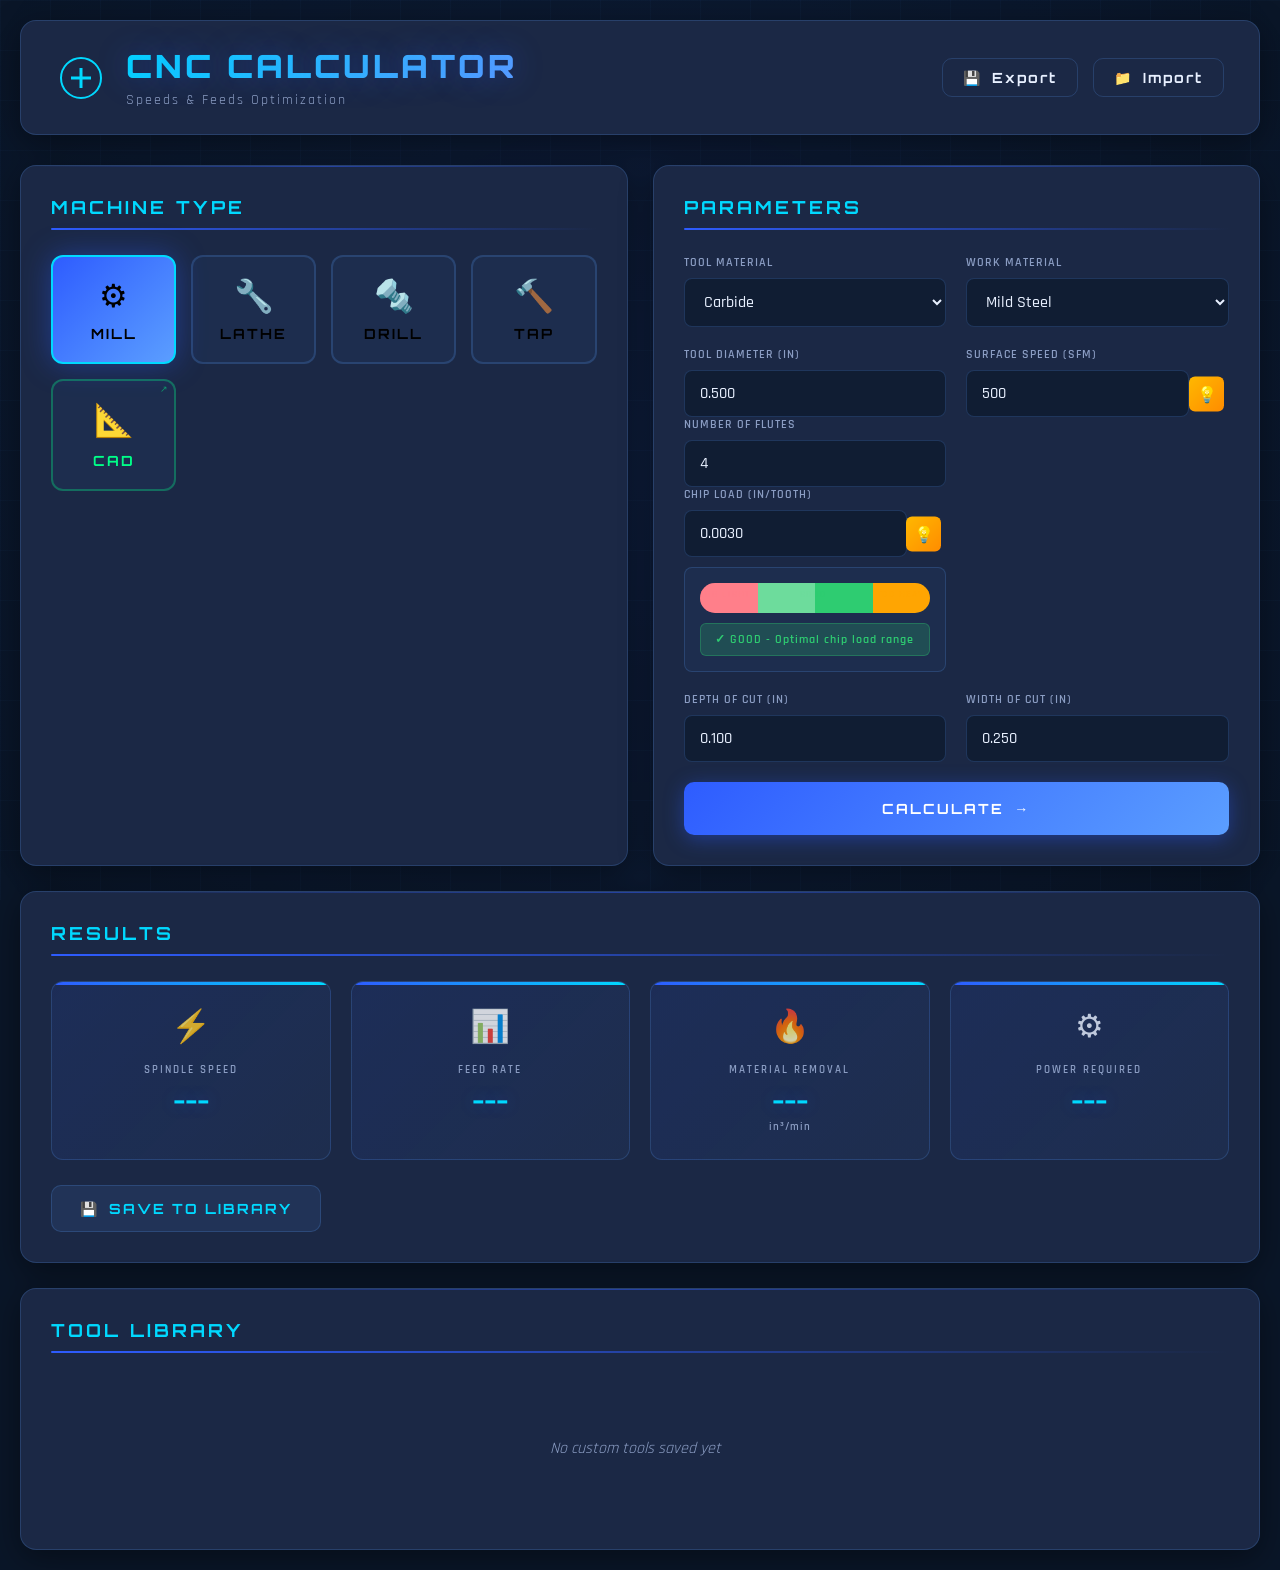
<file: index.html>
<!DOCTYPE html>
<html lang="en">
<head>
    <meta charset="UTF-8">
    <meta name="viewport" content="width=device-width, initial-scale=1.0">
    <title>CNC Speeds & Feeds Calculator</title>
    <link rel="preconnect" href="https://fonts.googleapis.com">
    <link rel="preconnect" href="https://fonts.gstatic.com" crossorigin>
    <link href="https://fonts.googleapis.com/css2?family=Orbitron:wght@400;600;700;900&family=Rajdhani:wght@300;400;500;600;700&display=swap" rel="stylesheet">
    <link rel="stylesheet" href="styles.css">
</head>
<body>
    <div class="background-grid"></div>
    <div class="background-glow"></div>
    
    <div class="container">
        <header class="main-header">
            <div class="header-content">
                <div class="logo-section">
                    <div class="logo-icon">
                        <svg viewBox="0 0 50 50" fill="none" xmlns="http://www.w3.org/2000/svg">
                            <circle cx="25" cy="25" r="20" stroke="currentColor" stroke-width="2"/>
                            <path d="M25 15 L25 35 M15 25 L35 25" stroke="currentColor" stroke-width="3"/>
                        </svg>
                    </div>
                    <div>
                        <h1>CNC CALCULATOR</h1>
                        <p class="subtitle">Speeds & Feeds Optimization</p>
                    </div>
                </div>
                <div class="header-controls">
                    <button id="saveLibraryBtn" class="btn btn-ghost">
                        <span class="icon">💾</span>
                        <span>Export</span>
                    </button>
                    <button id="loadLibraryBtn" class="btn btn-ghost">
                        <span class="icon">📁</span>
                        <span>Import</span>
                    </button>
                </div>
            </div>
        </header>

        <div class="main-content">
            <!-- Machine Type Selection -->
            <div class="card machine-card">
                <div class="card-header">
                    <h2>MACHINE TYPE</h2>
                    <div class="header-line"></div>
                </div>
                <div class="machine-type-selector">
                    <button class="machine-btn active" data-type="mill">
                        <span class="machine-icon">⚙</span>
                        <span class="machine-name">MILL</span>
                    </button>
                    <button class="machine-btn" data-type="lathe">
                        <span class="machine-icon">🔧</span>
                        <span class="machine-name">LATHE</span>
                    </button>
                    <button class="machine-btn" data-type="drill">
                        <span class="machine-icon">🔩</span>
                        <span class="machine-name">DRILL</span>
                    </button>
                    <button class="machine-btn" data-type="tap">
                        <span class="machine-icon">🔨</span>
                        <span class="machine-name">TAP</span>
                    </button>
                    <a href="cad.html" target="_blank" class="machine-btn machine-btn-cad">
                        <span class="machine-icon">📐</span>
                        <span class="machine-name">CAD</span>
                        <span class="cad-badge">↗</span>
                    </a>
                </div>
            </div>

            <!-- Input Section -->
            <div class="card input-card">
                <div class="card-header">
                    <h2>PARAMETERS</h2>
                    <div class="header-line"></div>
                </div>
                
                <div class="input-grid">
                    <div class="input-group">
                        <label for="toolMaterial">Tool Material</label>
                        <select id="toolMaterial">
                            <option value="hss">HSS (High Speed Steel)</option>
                            <option value="carbide" selected>Carbide</option>
                            <option value="coated">Coated Carbide</option>
                            <option value="ceramic">Ceramic</option>
                        </select>
                    </div>

                    <div class="input-group">
                        <label for="workMaterial">Work Material</label>
                        <select id="workMaterial">
                            <option value="aluminum">Aluminum</option>
                            <option value="mild_steel" selected>Mild Steel</option>
                            <option value="stainless">Stainless Steel</option>
                            <option value="tool_steel">Tool Steel</option>
                            <option value="titanium">Titanium</option>
                            <option value="brass">Brass</option>
                            <option value="plastic">Plastic</option>
                        </select>
                    </div>

                    <!-- Mill/Drill Specific -->
                    <div id="millDrillInputs" class="mill-drill-inputs">
                        <div class="input-group">
                            <label for="toolDiameter">Tool Diameter (in)</label>
                            <input type="number" id="toolDiameter" step="0.001" value="0.500" min="0.001">
                        </div>

                        <div class="input-group">
                            <label for="numFlutes">Number of Flutes</label>
                            <input type="number" id="numFlutes" value="4" min="1" max="12">
                        </div>

                        <div class="input-group with-hint">
                            <label for="chipLoad">Chip Load (in/tooth)</label>
                            <div class="input-with-button">
                                <input type="number" id="chipLoad" step="0.0001" value="0.0030" min="0.0001">
                                <button class="btn-hint" id="chipLoadHint">
                                    <span>💡</span>
                                </button>
                            </div>
                            <div class="chip-load-indicator" id="chipLoadStatus">
                                <div class="indicator-bar">
                                    <div class="indicator-fill"></div>
                                    <div class="indicator-markers">
                                        <span class="marker marker-low">Too Light</span>
                                        <span class="marker marker-good">Good</span>
                                        <span class="marker marker-high">Too Heavy</span>
                                    </div>
                                </div>
                                <div class="indicator-message"></div>
                            </div>
                        </div>
                    </div>

                    <!-- Lathe Specific -->
                    <div id="latheInputs" class="lathe-inputs" style="display: none;">
                        <div class="input-group">
                            <label for="workDiameter">Work Diameter (in)</label>
                            <input type="number" id="workDiameter" step="0.001" value="2.000" min="0.001">
                        </div>

                        <div class="input-group with-hint">
                            <label for="feedPerRev">Feed/Rev (in/rev)</label>
                            <div class="input-with-button">
                                <input type="number" id="feedPerRev" step="0.001" value="0.010" min="0.001">
                                <button class="btn-hint" id="feedPerRevHint">
                                    <span>💡</span>
                                </button>
                            </div>
                            <div class="chip-load-indicator" id="feedPerRevStatus">
                                <div class="indicator-bar">
                                    <div class="indicator-fill"></div>
                                    <div class="indicator-markers">
                                        <span class="marker marker-low">Too Light</span>
                                        <span class="marker marker-good">Good</span>
                                        <span class="marker marker-high">Too Heavy</span>
                                    </div>
                                </div>
                                <div class="indicator-message"></div>
                            </div>
                        </div>
                    </div>

                    <!-- Tap Specific -->
                    <div id="tapInputs" class="tap-inputs" style="display: none;">
                        <div class="input-group">
                            <label for="tapSize">Tap Size</label>
                            <select id="tapSize">
                                <option value="custom">Custom Size</option>
                                <optgroup label="Fractional - Coarse (UNC)">
                                    <option value="0.2500,20">1/4-20 UNC</option>
                                    <option value="0.3125,18">5/16-18 UNC</option>
                                    <option value="0.3750,16">3/8-16 UNC</option>
                                    <option value="0.5000,13" selected>1/2-13 UNC</option>
                                    <option value="0.6250,11">5/8-11 UNC</option>
                                    <option value="0.7500,10">3/4-10 UNC</option>
                                    <option value="0.8750,9">7/8-9 UNC</option>
                                    <option value="1.0000,8">1-8 UNC</option>
                                </optgroup>
                                <optgroup label="Fractional - Fine (UNF)">
                                    <option value="0.2500,28">1/4-28 UNF</option>
                                    <option value="0.3125,24">5/16-24 UNF</option>
                                    <option value="0.3750,24">3/8-24 UNF</option>
                                    <option value="0.5000,20">1/2-20 UNF</option>
                                    <option value="0.6250,18">5/8-18 UNF</option>
                                    <option value="0.7500,16">3/4-16 UNF</option>
                                </optgroup>
                                <optgroup label="Metric">
                                    <option value="0.2362,1.000">M6x1.0</option>
                                    <option value="0.3150,1.250">M8x1.25</option>
                                    <option value="0.3937,1.500">M10x1.5</option>
                                    <option value="0.4724,1.750">M12x1.75</option>
                                    <option value="0.6299,2.000">M16x2.0</option>
                                </optgroup>
                            </select>
                        </div>

                        <div class="input-group" id="customTapDiameter" style="display: none;">
                            <label for="tapDiameter">Tap Diameter (in)</label>
                            <input type="number" id="tapDiameter" step="0.001" value="0.500" min="0.001">
                        </div>

                        <div class="input-group" id="customTapPitch" style="display: none;">
                            <label for="tapPitch">Threads Per Inch (TPI)</label>
                            <input type="number" id="tapPitch" step="0.001" value="13" min="0.1">
                        </div>

                        <div class="input-group">
                            <label for="tapType">Tap Type</label>
                            <select id="tapType">
                                <option value="hand">Hand Tap (Slowest, Safest)</option>
                                <option value="spiral_point" selected>Spiral Point / Gun Tap (Through Holes)</option>
                                <option value="spiral_flute">Spiral Flute (Blind Holes)</option>
                                <option value="form">Form Tap (No Chips)</option>
                            </select>
                        </div>

                        <div class="input-group">
                            <label for="holeType">Hole Type</label>
                            <select id="holeType">
                                <option value="through" selected>Through Hole</option>
                                <option value="blind">Blind Hole</option>
                            </select>
                        </div>

                        <div class="input-group">
                            <label for="threadDepth">Thread Depth (in)</label>
                            <input type="number" id="threadDepth" step="0.125" value="0.750" min="0.125">
                            <small style="color: var(--text-dim); font-size: 11px; margin-top: 5px; display: block;">Depth of threads needed, not total hole depth</small>
                        </div>

                        <div class="tap-info-box">
                            <div class="info-row">
                                <span class="info-label">Tap Drill Size:</span>
                                <span class="info-value" id="tapDrillInfo">---</span>
                            </div>
                            <div class="info-row">
                                <span class="info-label">Recommended Speed:</span>
                                <span class="info-value" id="tapSpeedInfo">---</span>
                            </div>
                        </div>
                    </div>

                    <div class="input-group with-hint" id="sfmGroup">
                        <label for="sfm">Surface Speed (SFM)</label>
                        <div class="input-with-button">
                            <input type="number" id="sfm" step="1" value="500" min="1">
                            <button class="btn-hint" id="sfmHint">
                                <span>💡</span>
                            </button>
                        </div>
                    </div>

                    <div class="input-group" id="depthOfCutGroup">
                        <label for="depthOfCut">Depth of Cut (in)</label>
                        <input type="number" id="depthOfCut" step="0.001" value="0.100" min="0.001">
                    </div>

                    <div class="input-group" id="widthOfCutGroup">
                        <label for="widthOfCut">Width of Cut (in)</label>
                        <input type="number" id="widthOfCut" step="0.001" value="0.250" min="0.001">
                    </div>
                </div>

                <button id="calculateBtn" class="btn btn-primary">
                    <span class="btn-text">CALCULATE</span>
                    <span class="btn-arrow">→</span>
                </button>
            </div>

            <!-- Results Section -->
            <div class="card results-card">
                <div class="card-header">
                    <h2>RESULTS</h2>
                    <div class="header-line"></div>
                </div>
                <div class="results-grid">
                    <div class="result-item">
                        <div class="result-icon">⚡</div>
                        <div class="result-content">
                            <div class="result-label">SPINDLE SPEED</div>
                            <div class="result-value" id="rpmResult">---</div>
                        </div>
                    </div>
                    <div class="result-item">
                        <div class="result-icon">📊</div>
                        <div class="result-content">
                            <div class="result-label">FEED RATE</div>
                            <div class="result-value" id="feedRateResult">---</div>
                        </div>
                    </div>
                    <div class="result-item">
                        <div class="result-icon">🔥</div>
                        <div class="result-content">
                            <div class="result-label">MATERIAL REMOVAL</div>
                            <div class="result-value" id="mrrResult">---</div>
                            <div class="result-unit">in³/min</div>
                        </div>
                    </div>
                    <div class="result-item">
                        <div class="result-icon">⚙</div>
                        <div class="result-content">
                            <div class="result-label">POWER REQUIRED</div>
                            <div class="result-value" id="powerResult">---</div>
                        </div>
                    </div>
                    <!-- Tap-specific result -->
                    <div class="result-item" id="tapDrillResult" style="display: none;">
                        <div class="result-icon">🔩</div>
                        <div class="result-content">
                            <div class="result-label">TAP DRILL SIZE</div>
                            <div class="result-value" id="tapDrillValue">---</div>
                        </div>
                    </div>
                    <div class="result-item" id="cycleTimeResult" style="display: none;">
                        <div class="result-icon">⏱️</div>
                        <div class="result-content">
                            <div class="result-label">CYCLE TIME</div>
                            <div class="result-value" id="cycleTimeValue">---</div>
                        </div>
                    </div>
                </div>
                <button id="saveToolBtn" class="btn btn-secondary">
                    <span>💾</span>
                    <span>SAVE TO LIBRARY</span>
                </button>
            </div>

            <!-- Custom Tool Library -->
            <div class="card library-card">
                <div class="card-header">
                    <h2>TOOL LIBRARY</h2>
                    <div class="header-line"></div>
                </div>
                <div id="customLibrary" class="library-content">
                    <p class="empty-state">No custom tools saved yet</p>
                </div>
            </div>
        </div>
    </div>

    <!-- Modal for saving tool -->
    <div id="saveModal" class="modal">
        <div class="modal-backdrop"></div>
        <div class="modal-content">
            <div class="modal-header">
                <h3>SAVE CONFIGURATION</h3>
                <div class="header-line"></div>
            </div>
            <div class="input-group">
                <label for="toolName">Tool Name</label>
                <input type="text" id="toolName" placeholder="e.g., 1/2 Carbide End Mill - Aluminum">
            </div>
            <div class="modal-buttons">
                <button id="confirmSaveBtn" class="btn btn-primary">SAVE</button>
                <button id="cancelSaveBtn" class="btn btn-secondary">CANCEL</button>
            </div>
        </div>
    </div>

    <script src="script.js"></script>
</body>
</html>
</file>
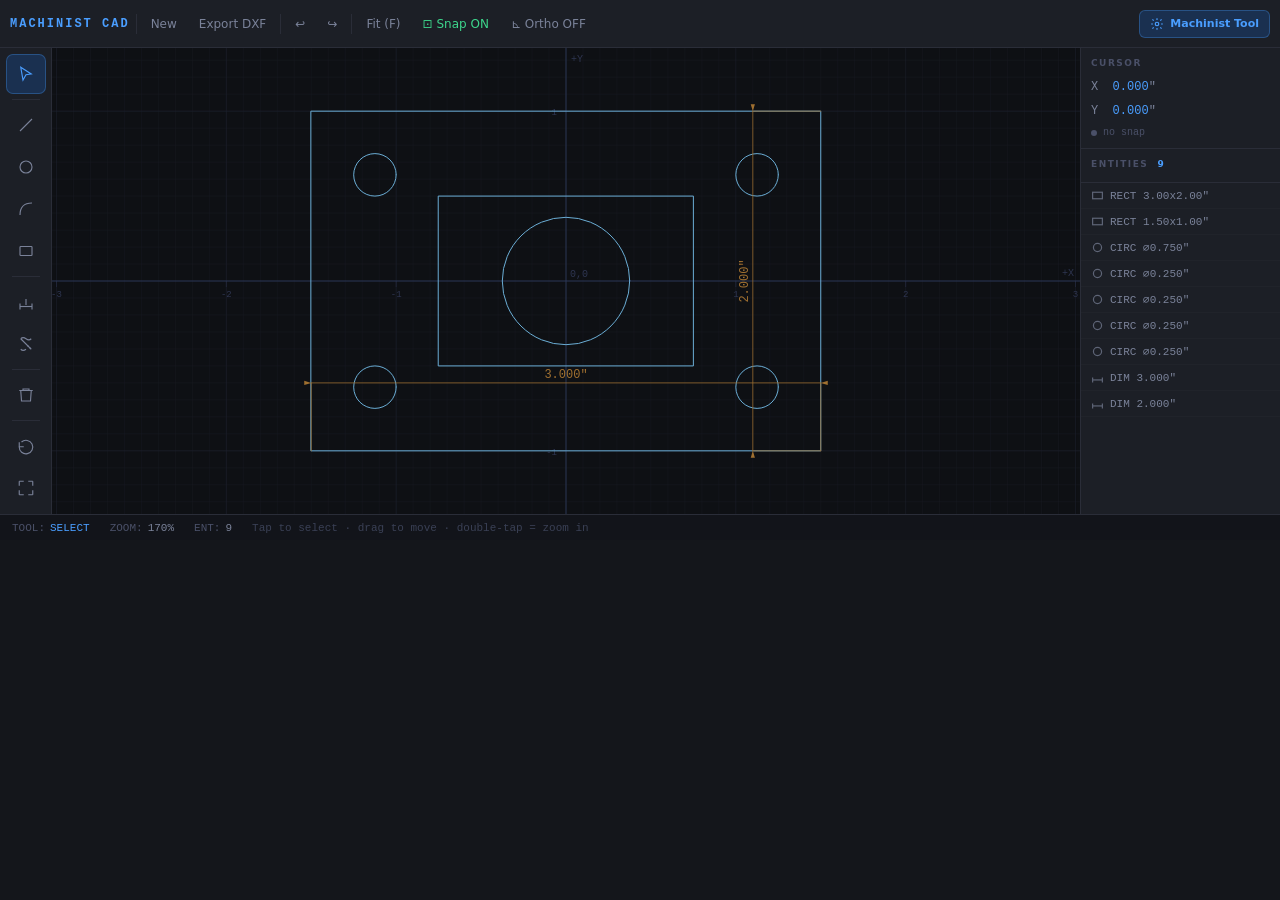
<file: cad.html>
<!DOCTYPE html>
<html lang="en">
<head>
<meta charset="UTF-8">
<meta name="viewport" content="width=device-width, initial-scale=1.0, maximum-scale=1.0, user-scalable=no">
<title>MachinistCAD</title>
<style>
*{margin:0;padding:0;box-sizing:border-box;-webkit-tap-highlight-color:transparent;}
:root{
  --bg-app:#14161b;--bg-bar:#1c1f26;--bg-canvas:#0e1014;--bg-panel:#1c1f26;
  --border:#2a2d38;--text:#d0d8e8;--muted:#4a5068;--sub:#7a8299;
  --accent:#4a9eff;--accent-dim:#1a3050;--success:#3dd68c;--warn:#f5a623;--danger:#e85454;
  --mono:'Courier New',monospace;--ui:-apple-system,'Segoe UI',system-ui,sans-serif;
  --bar-h:48px;--tool-w:52px;--bottom-h:64px;--panel-w:200px;
}
html,body{height:100%;overflow:hidden;background:var(--bg-app);color:var(--text);font-family:var(--ui);font-size:13px;user-select:none;touch-action:none;}

/* TOP BAR */
#topbar{display:flex;align-items:center;height:var(--bar-h);background:var(--bg-bar);border-bottom:1px solid var(--border);padding:0 10px;gap:6px;flex-shrink:0;overflow:hidden;}
.logo{font-family:var(--mono);font-size:12px;font-weight:700;color:var(--accent);letter-spacing:2px;white-space:nowrap;flex-shrink:0;}
.top-sep{width:1px;height:20px;background:var(--border);flex-shrink:0;}
.tb{background:none;border:none;color:var(--sub);font-size:12px;padding:5px 8px;cursor:pointer;border-radius:5px;font-family:var(--ui);white-space:nowrap;flex-shrink:0;}
.tb:hover,.tb:active{background:rgba(255,255,255,.06);color:var(--text);}
.tb.on{color:var(--success);}
.tb.warn{color:var(--warn);}
.spacer{flex:1;}
#sf-link{display:flex;align-items:center;gap:6px;padding:6px 10px;background:var(--accent-dim);border:1px solid rgba(74,158,255,.3);border-radius:6px;color:var(--accent);font-size:11px;font-weight:600;text-decoration:none;white-space:nowrap;flex-shrink:0;cursor:pointer;font-family:var(--ui);}
#sf-link:hover{background:rgba(74,158,255,.2);}
#sf-link svg{width:14px;height:14px;stroke:currentColor;stroke-width:2;fill:none;flex-shrink:0;}
@media(max-width:600px){.hide-sm{display:none!important;}.logo{font-size:10px;letter-spacing:1px;}}

/* MAIN */
#main{display:flex;flex:1;overflow:hidden;min-height:0;}

/* LEFT TOOLBAR desktop */
#toolbar{width:var(--tool-w);background:var(--bg-bar);border-right:1px solid var(--border);display:flex;flex-direction:column;align-items:center;padding:6px 0;gap:2px;flex-shrink:0;}
@media(max-width:768px){#toolbar{display:none;}}
.tbtn{width:40px;height:40px;background:none;border:none;border-radius:7px;cursor:pointer;display:flex;align-items:center;justify-content:center;color:var(--sub);position:relative;transition:background .1s,color .1s;}
.tbtn:hover,.tbtn:active{background:rgba(255,255,255,.06);color:var(--text);}
.tbtn.active{background:var(--accent-dim);color:var(--accent);border:1px solid rgba(74,158,255,.3);}
.tbtn svg{width:18px;height:18px;stroke-width:1.5;pointer-events:none;}
.tsep{width:28px;height:1px;background:var(--border);margin:3px 0;}
.ttip{position:absolute;left:48px;top:50%;transform:translateY(-50%);background:#080a0e;border:1px solid var(--border);color:var(--text);font-size:10px;padding:4px 8px;border-radius:4px;white-space:nowrap;pointer-events:none;opacity:0;z-index:200;transition:opacity .1s;}
.tbtn:hover .ttip{opacity:1;}
@media(hover:none){.ttip{display:none;}}

/* CANVAS */
#cv-wrap{flex:1;position:relative;overflow:hidden;background:var(--bg-canvas);}
#cad{display:block;touch-action:none;}

/* RIGHT PANEL desktop */
#panel{width:var(--panel-w);background:var(--bg-panel);border-left:1px solid var(--border);display:flex;flex-direction:column;flex-shrink:0;overflow:hidden;}
@media(max-width:768px){#panel{display:none;}}
.psec{border-bottom:1px solid var(--border);padding:10px;}
.ptitle{font-size:9px;font-weight:700;text-transform:uppercase;letter-spacing:1.5px;color:var(--muted);margin-bottom:7px;}
.coords{font-family:var(--mono);font-size:12px;line-height:2;color:var(--sub);}
.coords span{color:var(--accent);}
.snap-row{display:flex;align-items:center;gap:6px;margin-top:4px;}
.sdot{width:6px;height:6px;border-radius:50%;background:var(--muted);flex-shrink:0;}
.sdot.on{background:var(--success);}
#slbl{font-size:10px;color:var(--muted);font-family:var(--mono);}
#slbl.on{color:var(--success);}
#elist{flex:1;overflow-y:auto;}
.ei{padding:6px 10px;font-size:11px;color:var(--sub);border-bottom:1px solid rgba(255,255,255,.02);cursor:pointer;display:flex;align-items:center;gap:6px;font-family:var(--mono);}
.ei:hover,.ei:active{background:rgba(255,255,255,.03);color:var(--text);}
.ei.sel{background:var(--accent-dim);color:var(--accent);}
.eico{width:13px;height:13px;flex-shrink:0;opacity:.7;}
#propsec{padding:10px;font-family:var(--mono);font-size:11px;line-height:1.9;border-top:1px solid var(--border);}
.pr{display:flex;justify-content:space-between;}
.pk{color:var(--muted);}
.pv{color:var(--text);}

/* STATUS BAR desktop */
#statusbar{height:26px;background:#12141a;border-top:1px solid var(--border);display:flex;align-items:center;padding:0 12px;gap:20px;font-family:var(--mono);font-size:11px;color:var(--muted);flex-shrink:0;overflow:hidden;}
@media(max-width:768px){#statusbar{display:none;}}
.sv{color:var(--sub);}
.sa{color:var(--accent);}
#sthint{color:#3a4055;flex:1;overflow:hidden;text-overflow:ellipsis;white-space:nowrap;}

/* BOTTOM TOOLBAR mobile */
#btoolbar{display:none;height:var(--bottom-h);background:var(--bg-bar);border-top:1px solid var(--border);flex-shrink:0;flex-direction:row;align-items:center;justify-content:space-around;padding:0 4px;padding-bottom:env(safe-area-inset-bottom,0);}
@media(max-width:768px){#btoolbar{display:flex;}}
.mbtn{display:flex;flex-direction:column;align-items:center;gap:2px;background:none;border:none;color:var(--sub);cursor:pointer;padding:6px 8px;border-radius:8px;min-width:44px;min-height:50px;justify-content:center;}
.mbtn:active{background:rgba(255,255,255,.06);}
.mbtn.active{color:var(--accent);}
.mbtn svg{width:20px;height:20px;stroke-width:1.5;pointer-events:none;}
.mbtn span{font-size:9px;margin-top:1px;}

/* MOBILE COORD readout */
#mstatus{display:none;position:absolute;top:8px;left:8px;background:rgba(12,14,20,.85);border:1px solid var(--border);border-radius:6px;padding:5px 10px;font-family:var(--mono);font-size:11px;color:var(--sub);pointer-events:none;z-index:10;}
@media(max-width:768px){#mstatus{display:block;}}

/* MOBILE HINT */
#mhint{display:none;position:absolute;top:8px;left:50%;transform:translateX(-50%);background:rgba(12,14,20,.85);border:1px solid var(--border);border-radius:6px;padding:4px 10px;font-size:11px;color:var(--accent);pointer-events:none;z-index:10;white-space:nowrap;max-width:90vw;overflow:hidden;text-overflow:ellipsis;}
@media(max-width:768px){#mhint{display:block;}}

/* DRAWER mobile */
#drawer{display:none;position:fixed;bottom:0;left:0;right:0;z-index:100;background:var(--bg-panel);border-top:1px solid var(--border);border-radius:14px 14px 0 0;transform:translateY(100%);transition:transform .25s ease;max-height:60vh;overflow-y:auto;padding-bottom:env(safe-area-inset-bottom,0);}
#drawer.open{transform:translateY(0);}
@media(max-width:768px){#drawer{display:block;}}
#drawer-handle{display:flex;align-items:center;justify-content:center;height:36px;cursor:pointer;flex-shrink:0;}
#drawer-handle::before{content:'';width:36px;height:4px;background:var(--border);border-radius:2px;}
.dtitle{font-size:10px;font-weight:700;text-transform:uppercase;letter-spacing:1.5px;color:var(--muted);padding:4px 14px 8px;}
.dactions{display:flex;gap:8px;padding:0 14px 12px;flex-wrap:wrap;}
.dab{padding:6px 10px;background:var(--accent-dim);border:1px solid rgba(74,158,255,.3);color:var(--accent);border-radius:6px;font-size:12px;cursor:pointer;font-family:var(--ui);}
.dab.red{background:rgba(232,84,84,.1);border-color:rgba(232,84,84,.3);color:var(--danger);}
.dab.dim{background:rgba(255,255,255,.04);border-color:rgba(255,255,255,.1);color:var(--sub);}
.dei{padding:10px 14px;font-size:12px;color:var(--sub);display:flex;align-items:center;gap:8px;font-family:var(--mono);border-bottom:1px solid rgba(255,255,255,.025);}
.dei.sel{color:var(--accent);background:var(--accent-dim);}
.dei svg{width:15px;height:15px;flex-shrink:0;opacity:.7;}
.dprops{padding:10px 14px;font-family:var(--mono);font-size:12px;line-height:2;border-top:1px solid var(--border);}
.dpr{display:flex;justify-content:space-between;}
.dpk{color:var(--muted);}
.dpv{color:var(--text);}
</style>
</head>
<body>

<div id="topbar">
  <span class="logo">MACHINIST CAD</span>
  <div class="top-sep hide-sm"></div>
  <button class="tb hide-sm" onclick="newFile()">New</button>
  <button class="tb hide-sm" onclick="exportDXF()">Export DXF</button>
  <div class="top-sep hide-sm"></div>
  <button class="tb hide-sm" onclick="undo()">↩</button>
  <button class="tb hide-sm" onclick="redo()">↪</button>
  <div class="top-sep hide-sm"></div>
  <button class="tb hide-sm" onclick="zoomFit()">Fit (F)</button>
  <button class="tb on hide-sm" id="snap-btn" onclick="toggleSnap()">⊡ Snap ON</button>
  <button class="tb hide-sm" id="ortho-btn" onclick="toggleOrtho()">⊾ Ortho OFF</button>
  <div class="spacer"></div>
  <a id="sf-link" href="#" onclick="openSF(event)">
    <svg viewBox="0 0 24 24"><circle cx="12" cy="12" r="3"/><path d="M12 2v3M12 19v3M4.2 4.2l2.1 2.1M17.7 17.7l2.1 2.1M2 12h3M19 12h3M4.2 19.8l2.1-2.1M17.7 6.3l2.1-2.1"/></svg>
    Machinist Tool
  </a>
</div>

<div id="main">
  <div id="toolbar">
    <button class="tbtn active" id="tool-select" onclick="setTool('select')">
      <svg viewBox="0 0 24 24" fill="none" stroke="currentColor"><path d="M5 3l14 9-7 1-4 7L5 3z"/></svg>
      <span class="ttip">Select (S)</span>
    </button>
    <div class="tsep"></div>
    <button class="tbtn" id="tool-line" onclick="setTool('line')">
      <svg viewBox="0 0 24 24" fill="none" stroke="currentColor"><line x1="4" y1="20" x2="20" y2="4"/></svg>
      <span class="ttip">Line (L)</span>
    </button>
    <button class="tbtn" id="tool-circle" onclick="setTool('circle')">
      <svg viewBox="0 0 24 24" fill="none" stroke="currentColor"><circle cx="12" cy="12" r="8"/></svg>
      <span class="ttip">Circle (C)</span>
    </button>
    <button class="tbtn" id="tool-arc" onclick="setTool('arc')">
      <svg viewBox="0 0 24 24" fill="none" stroke="currentColor"><path d="M4 20 Q4 4 20 4" fill="none"/></svg>
      <span class="ttip">Arc (A)</span>
    </button>
    <button class="tbtn" id="tool-rect" onclick="setTool('rect')">
      <svg viewBox="0 0 24 24" fill="none" stroke="currentColor"><rect x="4" y="6" width="16" height="12" rx="1"/></svg>
      <span class="ttip">Rectangle (R)</span>
    </button>
    <div class="tsep"></div>
    <button class="tbtn" id="tool-dimension" onclick="setTool('dimension')">
      <svg viewBox="0 0 24 24" fill="none" stroke="currentColor"><line x1="4" y1="18" x2="20" y2="18"/><line x1="4" y1="14" x2="4" y2="22"/><line x1="20" y1="14" x2="20" y2="22"/><line x1="12" y1="8" x2="12" y2="16"/></svg>
      <span class="ttip">Dimension (D)</span>
    </button>
    <button class="tbtn" id="tool-trim" onclick="setTool('trim')">
      <svg viewBox="0 0 24 24" fill="none" stroke="currentColor"><path d="M5 5 L19 19M5 5 Q8 2 12 5 Q16 8 19 5M5 19 Q8 22 12 19"/><line x1="14" y1="14" x2="19" y2="19" stroke-dasharray="2,2"/></svg>
      <span class="ttip">Trim (T)</span>
    </button>
    <div class="tsep"></div>
    <button class="tbtn" onclick="deleteSelected()">
      <svg viewBox="0 0 24 24" fill="none" stroke="currentColor"><path d="M3 6h18M8 6V4h8v2M19 6l-1 14H6L5 6"/></svg>
      <span class="ttip">Delete (Del)</span>
    </button>
    <div class="tsep"></div>
    <button class="tbtn" onclick="undo()">
      <svg viewBox="0 0 24 24" fill="none" stroke="currentColor"><path d="M3 7v6h6"/><path d="M3 13A9 9 0 1 0 6 6.7"/></svg>
      <span class="ttip">Undo (Ctrl+Z)</span>
    </button>
    <button class="tbtn" onclick="zoomFit()">
      <svg viewBox="0 0 24 24" fill="none" stroke="currentColor"><path d="M3 3h6M3 3v6M21 3h-6M21 3v6M3 21h6M3 21v-6M21 21h-6M21 21v-6"/></svg>
      <span class="ttip">Fit View (F)</span>
    </button>
  </div>

  <div id="cv-wrap">
    <canvas id="cad"></canvas>
    <div id="mstatus">X <span id="mx">0.000</span>" &nbsp; Y <span id="my">0.000</span>"</div>
    <div id="mhint">Tap to select</div>
  </div>

  <div id="panel">
    <div class="psec">
      <div class="ptitle">Cursor</div>
      <div class="coords">X &nbsp;<span id="cur-x">0.000</span>"<br>Y &nbsp;<span id="cur-y">0.000</span>"</div>
      <div class="snap-row"><div class="sdot" id="sdot"></div><span id="slbl">no snap</span></div>
    </div>
    <div class="psec" style="padding-bottom:6px">
      <div class="ptitle">Entities &nbsp;<span id="ecount" style="color:var(--accent)">0</span></div>
    </div>
    <div id="elist"></div>
    <div id="propsec" style="display:none">
      <div class="ptitle" style="margin-bottom:6px">Properties</div>
      <div id="propcon"></div>
    </div>
  </div>
</div>

<div id="statusbar">
  <div style="display:flex;align-items:center;gap:5px">TOOL: <span class="sa" id="sttool">SELECT</span></div>
  <div style="display:flex;align-items:center;gap:5px">ZOOM: <span class="sv" id="stzoom">96%</span></div>
  <div style="display:flex;align-items:center;gap:5px">ENT: <span class="sv" id="stent">0</span></div>
  <span id="sthint">Click to select · L=Line C=Circle A=Arc R=Rect D=Dim · Scroll=Zoom · Mid-drag=Pan</span>
</div>

<!-- BOTTOM TOOLBAR mobile -->
<div id="btoolbar">
  <button class="mbtn active" id="mb-select" onclick="setTool('select')">
    <svg viewBox="0 0 24 24" fill="none" stroke="currentColor"><path d="M5 3l14 9-7 1-4 7L5 3z"/></svg>
    <span>Select</span>
  </button>
  <button class="mbtn" id="mb-line" onclick="setTool('line')">
    <svg viewBox="0 0 24 24" fill="none" stroke="currentColor"><line x1="4" y1="20" x2="20" y2="4"/></svg>
    <span>Line</span>
  </button>
  <button class="mbtn" id="mb-circle" onclick="setTool('circle')">
    <svg viewBox="0 0 24 24" fill="none" stroke="currentColor"><circle cx="12" cy="12" r="8"/></svg>
    <span>Circle</span>
  </button>
  <button class="mbtn" id="mb-rect" onclick="setTool('rect')">
    <svg viewBox="0 0 24 24" fill="none" stroke="currentColor"><rect x="4" y="6" width="16" height="12" rx="1"/></svg>
    <span>Rect</span>
  </button>
  <button class="mbtn" id="mb-dimension" onclick="setTool('dimension')">
    <svg viewBox="0 0 24 24" fill="none" stroke="currentColor"><line x1="4" y1="18" x2="20" y2="18"/><line x1="4" y1="14" x2="4" y2="22"/><line x1="20" y1="14" x2="20" y2="22"/><line x1="12" y1="8" x2="12" y2="16"/></svg>
    <span>Dim</span>
  </button>
  <button class="mbtn" id="mb-trim" onclick="setTool('trim')">
    <svg viewBox="0 0 24 24" fill="none" stroke="currentColor"><line x1="5" y1="5" x2="19" y2="19"/><path d="M5 5 Q9 1 13 5"/><line x1="14" y1="14" x2="19" y2="19" stroke-dasharray="2,2"/></svg>
    <span>Trim</span>
  </button>
  <button class="mbtn" onclick="toggleDrawer()">
    <svg viewBox="0 0 24 24" fill="none" stroke="currentColor"><line x1="3" y1="6" x2="21" y2="6"/><line x1="3" y1="12" x2="21" y2="12"/><line x1="3" y1="18" x2="21" y2="18"/></svg>
    <span>More</span>
  </button>
</div>

<!-- MOBILE DRAWER -->
<div id="drawer">
  <div id="drawer-handle" onclick="toggleDrawer()"></div>
  <div class="dtitle">Actions</div>
  <div class="dactions">
    <button class="dab" onclick="undo()">↩ Undo</button>
    <button class="dab" onclick="redo()">↪ Redo</button>
    <button class="dab" onclick="zoomFit();toggleDrawer()">Fit View</button>
    <button class="dab red" onclick="deleteSelected();toggleDrawer()">Delete Sel</button>
    <button class="dab dim" onclick="exportDXF()">Export DXF</button>
    <button class="dab dim" onclick="newFile()">New Drawing</button>
    <button class="dab dim" id="msnap-btn" onclick="toggleSnap()">⊡ Snap: ON</button>
    <button class="dab dim" id="mortho-btn" onclick="toggleOrtho()">⊾ Ortho: OFF</button>
    <a class="dab" id="msf-link" href="#" onclick="openSF(event)" style="text-decoration:none;">⚡ Machinist Tool</a>
  </div>
  <div class="dtitle" id="dc-title">Entities — <span id="dc">0</span></div>
  <div id="delist"></div>
  <div id="dpropsec" style="display:none" class="dprops">
    <div style="font-size:10px;font-weight:700;text-transform:uppercase;letter-spacing:1.5px;color:var(--muted);margin-bottom:6px;">Properties</div>
    <div id="dpropcon"></div>
  </div>
</div>

<script>
const canvas=document.getElementById('cad'),ctx=canvas.getContext('2d');
let cam={x:0,y:0,zoom:96};
let entities=[],selectedIds=new Set(),undoStack=[],redoStack=[],nextId=1;
let currentTool='select',ts={},snapEnabled=true,orthoEnabled=false;
let mouse={wx:0,wy:0},snapPt=null;

const w2s=(wx,wy)=>({x:cam.x+wx*cam.zoom,y:cam.y-wy*cam.zoom});
const s2w=(sx,sy)=>({x:(sx-cam.x)/cam.zoom,y:-(sy-cam.y)/cam.zoom});

function resize(){
  const w=document.getElementById('cv-wrap');
  canvas.width=w.clientWidth; canvas.height=w.clientHeight;
  if(cam.x===0&&cam.y===0){cam.x=canvas.width/2;cam.y=canvas.height/2;}
  render();
}
window.addEventListener('resize',resize);

function drawGrid(){
  const W=canvas.width,H=canvas.height;
  let minor=0.1,major=1.0;
  if(cam.zoom<18){minor=1;major=10;}else if(cam.zoom<45){minor=0.5;major=5;}else if(cam.zoom>280){minor=0.05;major=0.5;}
  const wlo=s2w(0,H),whi=s2w(W,0);
  ctx.save();ctx.lineWidth=0.5;
  ctx.strokeStyle='#181b22';
  for(let wx=Math.floor(wlo.x/minor)*minor;wx<=whi.x+minor;wx+=minor){
    if(Math.abs(wx%major)<1e-9||Math.abs(wx)<1e-9)continue;
    const px=cam.x+wx*cam.zoom;ctx.beginPath();ctx.moveTo(px,0);ctx.lineTo(px,H);ctx.stroke();
  }
  for(let wy=Math.floor(wlo.y/minor)*minor;wy<=whi.y+minor;wy+=minor){
    if(Math.abs(wy%major)<1e-9||Math.abs(wy)<1e-9)continue;
    const py=cam.y-wy*cam.zoom;ctx.beginPath();ctx.moveTo(0,py);ctx.lineTo(W,py);ctx.stroke();
  }
  ctx.strokeStyle='#1e2230';
  for(let wx=Math.floor(wlo.x/major)*major;wx<=whi.x+major;wx+=major){
    if(Math.abs(wx)<1e-9)continue;
    const px=cam.x+wx*cam.zoom;ctx.beginPath();ctx.moveTo(px,0);ctx.lineTo(px,H);ctx.stroke();
  }
  for(let wy=Math.floor(wlo.y/major)*major;wy<=whi.y+major;wy+=major){
    if(Math.abs(wy)<1e-9)continue;
    const py=cam.y-wy*cam.zoom;ctx.beginPath();ctx.moveTo(0,py);ctx.lineTo(W,py);ctx.stroke();
  }
  ctx.strokeStyle='#28304a';ctx.lineWidth=1;
  ctx.beginPath();ctx.moveTo(cam.x,0);ctx.lineTo(cam.x,H);ctx.stroke();
  ctx.beginPath();ctx.moveTo(0,cam.y);ctx.lineTo(W,cam.y);ctx.stroke();
  ctx.fillStyle='#2e3550';ctx.font='10px Courier New';
  ctx.fillText('+X',W-18,cam.y-5);ctx.fillText('+Y',cam.x+5,14);ctx.fillText('0,0',cam.x+4,cam.y-4);
  ctx.strokeStyle='#2e3550';ctx.lineWidth=0.5;ctx.fillStyle='#2e3550';ctx.font='9px Courier New';
  ctx.textAlign='center';
  for(let wx=Math.floor(wlo.x/major)*major;wx<=whi.x+major;wx+=major){
    const px=cam.x+wx*cam.zoom;if(Math.abs(wx)<0.001)continue;
    ctx.beginPath();ctx.moveTo(px,cam.y);ctx.lineTo(px,cam.y+6);ctx.stroke();
    if(cam.zoom>30)ctx.fillText(wx.toFixed(0),px,cam.y+16);
  }
  ctx.textAlign='right';
  for(let wy=Math.floor(wlo.y/major)*major;wy<=whi.y+major;wy+=major){
    const py=cam.y-wy*cam.zoom;if(Math.abs(wy)<0.001)continue;
    ctx.beginPath();ctx.moveTo(cam.x,py);ctx.lineTo(cam.x-6,py);ctx.stroke();
    if(cam.zoom>30)ctx.fillText(wy.toFixed(0),cam.x-9,py+4);
  }
  ctx.textAlign='left';ctx.restore();
}

function drawEntity(e,sel){
  ctx.save();
  ctx.strokeStyle=sel?'#4a9eff':'#6baed6';ctx.lineWidth=sel?1.5:1;ctx.lineCap='round';ctx.lineJoin='round';
  if(e.type==='line'){
    const p1=w2s(e.x1,e.y1),p2=w2s(e.x2,e.y2);
    ctx.beginPath();ctx.moveTo(p1.x,p1.y);ctx.lineTo(p2.x,p2.y);ctx.stroke();
    if(sel){dh(e.x1,e.y1);dh(e.x2,e.y2);dh((e.x1+e.x2)/2,(e.y1+e.y2)/2,'mid');}
  }else if(e.type==='circle'){
    const c=w2s(e.cx,e.cy);ctx.beginPath();ctx.arc(c.x,c.y,e.r*cam.zoom,0,Math.PI*2);ctx.stroke();
    if(sel){dh(e.cx,e.cy,'ctr');[0,Math.PI/2,Math.PI,3*Math.PI/2].forEach(a=>dh(e.cx+e.r*Math.cos(a),e.cy+e.r*Math.sin(a)));}
  }else if(e.type==='arc'){
    const c=w2s(e.cx,e.cy);ctx.beginPath();ctx.arc(c.x,c.y,e.r*cam.zoom,-e.sa,-e.ea,true);ctx.stroke();
    if(sel){dh(e.cx,e.cy,'ctr');dh(e.cx+e.r*Math.cos(e.sa),e.cy+e.r*Math.sin(e.sa));dh(e.cx+e.r*Math.cos(e.ea),e.cy+e.r*Math.sin(e.ea));}
  }else if(e.type==='rect'){
    const p1=w2s(e.x1,e.y1),p2=w2s(e.x2,e.y2);
    ctx.beginPath();ctx.rect(Math.min(p1.x,p2.x),Math.min(p1.y,p2.y),Math.abs(p2.x-p1.x),Math.abs(p2.y-p1.y));ctx.stroke();
    if(sel){dh(e.x1,e.y1);dh(e.x2,e.y1);dh(e.x2,e.y2);dh(e.x1,e.y2);dh((e.x1+e.x2)/2,(e.y1+e.y2)/2,'ctr');}
  }else if(e.type==='dim'){drawDim(e,sel);}
  ctx.restore();
}

function dh(wx,wy,t){
  const p=w2s(wx,wy);ctx.save();ctx.lineWidth=1;
  if(t==='ctr'){ctx.fillStyle='#4a9eff';ctx.strokeStyle='#0e1014';ctx.beginPath();ctx.arc(p.x,p.y,4,0,Math.PI*2);ctx.fill();ctx.stroke();}
  else if(t==='mid'){ctx.fillStyle='#3dd68c';ctx.strokeStyle='#0e1014';ctx.beginPath();ctx.moveTo(p.x,p.y-5);ctx.lineTo(p.x+5,p.y+4);ctx.lineTo(p.x-5,p.y+4);ctx.closePath();ctx.fill();ctx.stroke();}
  else{ctx.fillStyle='#4a9eff';ctx.strokeStyle='#0e1014';ctx.fillRect(p.x-3.5,p.y-3.5,7,7);ctx.strokeRect(p.x-3.5,p.y-3.5,7,7);}
  ctx.restore();
}

function drawDim(e,sel){
  const dx=e.x2-e.x1,dy=e.y2-e.y1,dist=Math.sqrt(dx*dx+dy*dy);
  if(dist<1e-6)return;
  const off=e.off||0.35,nx=-dy/dist*off,ny=dx/dist*off;
  const p1=w2s(e.x1,e.y1),p2=w2s(e.x2,e.y2),d1=w2s(e.x1+nx,e.y1+ny),d2=w2s(e.x2+nx,e.y2+ny);
  ctx.strokeStyle=sel?'#f5a623':'#a07030';ctx.fillStyle=sel?'#f5a623':'#a07030';ctx.lineWidth=0.75;
  ctx.beginPath();ctx.moveTo(p1.x,p1.y);ctx.lineTo(d1.x,d1.y);ctx.stroke();
  ctx.beginPath();ctx.moveTo(p2.x,p2.y);ctx.lineTo(d2.x,d2.y);ctx.stroke();
  ctx.beginPath();ctx.moveTo(d1.x,d1.y);ctx.lineTo(d2.x,d2.y);ctx.stroke();
  const ang=Math.atan2(d2.y-d1.y,d2.x-d1.x);
  arrowH(d1.x,d1.y,ang,7);arrowH(d2.x,d2.y,ang+Math.PI,7);
  const mx=(d1.x+d2.x)/2,my=(d1.y+d2.y)/2;
  ctx.save();ctx.translate(mx,my);const ta=Math.abs(ang)>Math.PI/2?ang+Math.PI:ang;ctx.rotate(ta);
  ctx.font=`${Math.max(9,Math.min(12,cam.zoom*.11))}px Courier New`;ctx.textAlign='center';ctx.textBaseline='bottom';
  ctx.fillText(dist.toFixed(3)+'"',0,-2);ctx.restore();
}

function arrowH(x,y,ang,sz){ctx.save();ctx.translate(x,y);ctx.rotate(ang);ctx.beginPath();ctx.moveTo(0,0);ctx.lineTo(-sz,-sz*.3);ctx.lineTo(-sz,sz*.3);ctx.closePath();ctx.fill();ctx.restore();}

function drawSnapIndicator(){
  if(!snapPt||!snapPt.type)return;
  const p=w2s(snapPt.x,snapPt.y);ctx.save();ctx.strokeStyle='#3dd68c';ctx.lineWidth=1;
  if(snapPt.type==='endpoint')ctx.strokeRect(p.x-5,p.y-5,10,10);
  else if(snapPt.type==='center'){ctx.beginPath();ctx.arc(p.x,p.y,6,0,Math.PI*2);ctx.stroke();ctx.beginPath();ctx.moveTo(p.x-9,p.y);ctx.lineTo(p.x+9,p.y);ctx.moveTo(p.x,p.y-9);ctx.lineTo(p.x,p.y+9);ctx.stroke();}
  else if(snapPt.type==='midpoint'){ctx.beginPath();ctx.moveTo(p.x,p.y-6);ctx.lineTo(p.x+6,p.y+4);ctx.lineTo(p.x-6,p.y+4);ctx.closePath();ctx.stroke();}
  ctx.restore();
}

function drawPreview(){
  if(!ts.active&&!ts.step&&!ts.cutting)return;
  const tgt=snapPt||mouse;
  ctx.save();ctx.strokeStyle='rgba(74,158,255,.45)';ctx.setLineDash([4,4]);ctx.lineWidth=1;ctx.lineCap='round';
  if(currentTool==='line'&&ts.x1!==undefined){
    const p1=w2s(ts.x1,ts.y1),p2=w2s(tgt.x,tgt.y);
    ctx.beginPath();ctx.moveTo(p1.x,p1.y);ctx.lineTo(p2.x,p2.y);ctx.stroke();
    const dx=tgt.x-ts.x1,dy=tgt.y-ts.y1,len=Math.sqrt(dx*dx+dy*dy);
    ctx.setLineDash([]);ctx.fillStyle='rgba(74,158,255,.8)';ctx.font='11px Courier New';ctx.textAlign='center';
    ctx.fillText(len.toFixed(3)+'"',(p1.x+p2.x)/2,(p1.y+p2.y)/2-8);
  }else if(currentTool==='circle'&&ts.cx!==undefined){
    const c=w2s(ts.cx,ts.cy),dx=tgt.x-ts.cx,dy=tgt.y-ts.cy,r=Math.sqrt(dx*dx+dy*dy);
    ctx.beginPath();ctx.arc(c.x,c.y,r*cam.zoom,0,Math.PI*2);ctx.stroke();
    ctx.setLineDash([]);ctx.fillStyle='rgba(74,158,255,.8)';ctx.font='11px Courier New';ctx.textAlign='center';
    ctx.fillText('r='+r.toFixed(3)+'"',c.x,c.y+r*cam.zoom+14);
  }else if(currentTool==='arc'){
    if(ts.step===1&&ts.cx!==undefined){const c=w2s(ts.cx,ts.cy),dx=tgt.x-ts.cx,dy=tgt.y-ts.cy,r=Math.sqrt(dx*dx+dy*dy);ctx.beginPath();ctx.arc(c.x,c.y,r*cam.zoom,0,Math.PI*2);ctx.stroke();}
    else if(ts.step===2&&ts.r!==undefined){const c=w2s(ts.cx,ts.cy),ea=Math.atan2(tgt.y-ts.cy,tgt.x-ts.cx);ctx.beginPath();ctx.arc(c.x,c.y,ts.r*cam.zoom,-ts.sa,-ea,true);ctx.stroke();}
  }else if(currentTool==='rect'&&ts.x1!==undefined){
    const p1=w2s(ts.x1,ts.y1),p2=w2s(tgt.x,tgt.y);
    ctx.beginPath();ctx.rect(Math.min(p1.x,p2.x),Math.min(p1.y,p2.y),Math.abs(p2.x-p1.x),Math.abs(p2.y-p1.y));ctx.stroke();
    const bw=Math.abs(tgt.x-ts.x1).toFixed(3),bh=Math.abs(tgt.y-ts.y1).toFixed(3);
    ctx.setLineDash([]);ctx.fillStyle='rgba(74,158,255,.8)';ctx.font='11px Courier New';ctx.textAlign='center';
    ctx.fillText(bw+'" x '+bh+'"',(p1.x+p2.x)/2,Math.min(p1.y,p2.y)-6);
  }else if(currentTool==='dimension'&&ts.active){
    ctx.setLineDash([]);drawDim({type:'dim',x1:ts.x1,y1:ts.y1,x2:tgt.x,y2:tgt.y,off:0.35},false);
  }else if(currentTool==='trim'&&ts.cutting){
    ctx.setLineDash([]);ctx.strokeStyle='rgba(255,80,80,.85)';ctx.lineWidth=2;ctx.lineCap='round';
    ctx.beginPath();
    for(let i=0;i<ts.path.length;i++){i===0?ctx.moveTo(ts.path[i].x,ts.path[i].y):ctx.lineTo(ts.path[i].x,ts.path[i].y);}
    ctx.stroke();
  }
  ctx.restore();
}

function render(){
  ctx.clearRect(0,0,canvas.width,canvas.height);
  ctx.fillStyle='#0e1014';ctx.fillRect(0,0,canvas.width,canvas.height);
  drawGrid();
  for(const e of entities)drawEntity(e,selectedIds.has(e.id));
  drawPreview();drawSnapIndicator();
  const p=w2s(mouse.wx,mouse.wy);
  ctx.save();ctx.strokeStyle='rgba(74,158,255,.12)';ctx.lineWidth=0.5;
  ctx.beginPath();ctx.moveTo(p.x,0);ctx.lineTo(p.x,canvas.height);ctx.stroke();
  ctx.beginPath();ctx.moveTo(0,p.y);ctx.lineTo(canvas.width,p.y);ctx.stroke();
  ctx.restore();
}

function computeSnap(wx,wy){
  const D=12/cam.zoom;let best=null,bestD=D;
  for(const e of entities){for(const p of snapPoints(e)){const d=Math.hypot(p.x-wx,p.y-wy);if(d<bestD){bestD=d;best=p;}}}
  if(best)return best;
  const g=gridSnapSize();return{x:Math.round(wx/g)*g,y:Math.round(wy/g)*g,type:'grid'};
}
function snapPoints(e){
  const pts=[];
  if(e.type==='line'){pts.push({x:e.x1,y:e.y1,type:'endpoint'},{x:e.x2,y:e.y2,type:'endpoint'},{x:(e.x1+e.x2)/2,y:(e.y1+e.y2)/2,type:'midpoint'});}
  else if(e.type==='circle'){pts.push({x:e.cx,y:e.cy,type:'center'});[0,Math.PI/2,Math.PI,3*Math.PI/2].forEach(a=>pts.push({x:e.cx+e.r*Math.cos(a),y:e.cy+e.r*Math.sin(a),type:'endpoint'}));}
  else if(e.type==='arc'){pts.push({x:e.cx,y:e.cy,type:'center'},{x:e.cx+e.r*Math.cos(e.sa),y:e.cy+e.r*Math.sin(e.sa),type:'endpoint'},{x:e.cx+e.r*Math.cos(e.ea),y:e.cy+e.r*Math.sin(e.ea),type:'endpoint'});}
  else if(e.type==='rect'){pts.push({x:e.x1,y:e.y1,type:'endpoint'},{x:e.x2,y:e.y1,type:'endpoint'},{x:e.x2,y:e.y2,type:'endpoint'},{x:e.x1,y:e.y2,type:'endpoint'},{x:(e.x1+e.x2)/2,y:(e.y1+e.y2)/2,type:'center'});}
  return pts;
}
function gridSnapSize(){if(cam.zoom<18)return 1.0;if(cam.zoom<45)return 0.5;if(cam.zoom>280)return 0.05;return 0.1;}
function applyOrtho(wx,wy,rx,ry){return Math.abs(wx-rx)>Math.abs(wy-ry)?{x:wx,y:ry}:{x:rx,y:wy};}

function updateFromPointer(sx,sy){
  let raw=s2w(sx,sy);
  if(orthoEnabled&&(ts.x1!==undefined||ts.cx!==undefined)){
    const rx=ts.x1??ts.cx,ry=ts.y1??ts.cy;if(rx!==undefined)raw=applyOrtho(raw.x,raw.y,rx,ry);
  }
  snapPt=snapEnabled?computeSnap(raw.x,raw.y):{x:raw.x,y:raw.y,type:null};
  mouse.wx=snapPt.x;mouse.wy=snapPt.y;
  const xs=snapPt.x.toFixed(3),ys=snapPt.y.toFixed(3);
  $('cur-x',xs);$('cur-y',ys);$('mx',xs);$('my',ys);
  const dot=document.getElementById('sdot'),lbl=document.getElementById('slbl');
  if(snapPt.type&&snapPt.type!=='grid'){dot.classList.add('on');lbl.classList.add('on');lbl.textContent=snapPt.type;}
  else{dot.classList.remove('on');lbl.classList.remove('on');lbl.textContent=snapPt.type==='grid'?'grid':'no snap';}
}

let panning=false,panStart={x:0,y:0},panCam0={x:0,y:0};

canvas.addEventListener('mousemove',e=>{
  const r=canvas.getBoundingClientRect(),sx=e.clientX-r.left,sy=e.clientY-r.top;
  if(panning){cam.x=panCam0.x+(sx-panStart.x);cam.y=panCam0.y+(sy-panStart.y);render();return;}
  updateFromPointer(sx,sy);
  if(currentTool==='select'&&ts.dragging)doDrag();
  if(currentTool==='trim'&&ts.cutting){ts.path.push({x:sx,y:sy});}
  render();
});
canvas.addEventListener('mousedown',e=>{
  const r=canvas.getBoundingClientRect(),sx=e.clientX-r.left,sy=e.clientY-r.top;
  if(e.button===1){panning=true;panStart={x:sx,y:sy};panCam0={x:cam.x,y:cam.y};return;}
  if(e.button!==0)return;
  updateFromPointer(sx,sy);
  if(currentTool==='trim'){ts={cutting:true,path:[{x:sx,y:sy}]};return;}
  toolClick({x:mouse.wx,y:mouse.wy});
});
canvas.addEventListener('mouseup',e=>{
  if(e.button===1){panning=false;return;}
  if(currentTool==='trim'&&ts.cutting){doTrimStroke(ts.path);ts={};render();return;}
  if(currentTool==='select'&&ts.dragging){saveUndo();ts.dragging=false;updatePanel();}
});
canvas.addEventListener('wheel',e=>{
  e.preventDefault();
  const r=canvas.getBoundingClientRect(),sx=e.clientX-r.left,sy=e.clientY-r.top;
  const f=e.deltaY<0?1.15:1/1.15,nz=Math.max(4,Math.min(1200,cam.zoom*f));
  cam.x=sx-(sx-cam.x)*(nz/cam.zoom);cam.y=sy-(sy-cam.y)*(nz/cam.zoom);cam.zoom=nz;
  $('stzoom',Math.round(cam.zoom)+'%');render();
},{passive:false});

// Touch
let touchStore={},pinchDist0=null,pinchCam0=null,pinchMid0=null,lastTap=0,touchMoved=false;
function gtp(t){const r=canvas.getBoundingClientRect();return{x:t.clientX-r.left,y:t.clientY-r.top};}

canvas.addEventListener('touchstart',e=>{
  e.preventDefault();
  const t=e.touches;
  if(t.length===1){
    const p=gtp(t[0]);touchStore={id:t[0].identifier,sx:p.x,sy:p.y};touchMoved=false;
    panStart={x:p.x,y:p.y};panCam0={x:cam.x,y:cam.y};
    if(currentTool==='trim'){ts={cutting:true,path:[{x:p.x,y:p.y}]};return;}
    updateFromPointer(p.x,p.y);
  }
  if(t.length===2){
    const p1=gtp(t[0]),p2=gtp(t[1]);
    pinchDist0=Math.hypot(p2.x-p1.x,p2.y-p1.y);
    pinchMid0={x:(p1.x+p2.x)/2,y:(p1.y+p2.y)/2};
    pinchCam0={x:cam.x,y:cam.y,z:cam.zoom};
    touchStore={pinching:true};
  }
},{passive:false});

canvas.addEventListener('touchmove',e=>{
  e.preventDefault();
  const t=e.touches;
  if(t.length===2&&touchStore.pinching){
    const p1=gtp(t[0]),p2=gtp(t[1]);
    const dist=Math.hypot(p2.x-p1.x,p2.y-p1.y);
    const mid={x:(p1.x+p2.x)/2,y:(p1.y+p2.y)/2};
    const scale=dist/pinchDist0,nz=Math.max(4,Math.min(1200,pinchCam0.z*scale));
    const pdx=mid.x-pinchMid0.x,pdy=mid.y-pinchMid0.y;
    cam.x=pinchCam0.x+pdx+(pinchMid0.x-pinchCam0.x)*(1-nz/pinchCam0.z);
    cam.y=pinchCam0.y+pdy+(pinchMid0.y-pinchCam0.y)*(1-nz/pinchCam0.z);
    cam.zoom=nz;$('stzoom',Math.round(nz)+'%');render();return;
  }
  if(t.length===1&&!touchStore.pinching){
    const p=gtp(t[0]);
    if(currentTool==='trim'&&ts.cutting){ts.path.push({x:p.x,y:p.y});render();return;}
    if(Math.abs(p.x-touchStore.sx)>6||Math.abs(p.y-touchStore.sy)>6){
      touchMoved=true;cam.x=panCam0.x+(p.x-panStart.x);cam.y=panCam0.y+(p.y-panStart.y);render();
    }
  }
},{passive:false});

canvas.addEventListener('touchend',e=>{
  e.preventDefault();
  if(touchStore.pinching){touchStore={};pinchDist0=null;return;}
  if(currentTool==='trim'&&ts.cutting){doTrimStroke(ts.path);ts={};render();return;}
  if(!touchMoved&&e.changedTouches.length===1){
    const p=gtp(e.changedTouches[0]),now=Date.now();
    if(now-lastTap<320){
      const nz=Math.min(1200,cam.zoom*1.6);
      cam.x=p.x-(p.x-cam.x)*(nz/cam.zoom);cam.y=p.y-(p.y-cam.y)*(nz/cam.zoom);cam.zoom=nz;
      $('stzoom',Math.round(nz)+'%');render();
    }else{updateFromPointer(p.x,p.y);toolClick({x:mouse.wx,y:mouse.wy});}
    lastTap=now;
  }
  touchStore={};
},{passive:false});

function toolClick(pt){
  if(currentTool==='select'){
    const hit=hitTest(pt.x,pt.y);
    if(hit){if(!selectedIds.has(hit.id)){selectedIds.clear();selectedIds.add(hit.id);}
      ts.dragging=true;ts.dragRef={x:pt.x,y:pt.y};ts.orig={};
      for(const id of selectedIds){const e=entities.find(e=>e.id===id);if(e)ts.orig[id]={...e};}
    }else{selectedIds.clear();ts.dragging=false;}
    updatePanel();render();return;
  }
  if(currentTool==='line'){
    if(!ts.active){ts.active=true;ts.x1=pt.x;ts.y1=pt.y;hint('Tap end point — chains automatically');}
    else{saveUndo();addEnt({type:'line',x1:ts.x1,y1:ts.y1,x2:pt.x,y2:pt.y});ts.x1=pt.x;ts.y1=pt.y;}
    return;
  }
  if(currentTool==='circle'){
    if(!ts.active){ts.active=true;ts.cx=pt.x;ts.cy=pt.y;hint('Tap to set radius');}
    else{const dx=pt.x-ts.cx,dy=pt.y-ts.cy,r=Math.sqrt(dx*dx+dy*dy);if(r>0.001){saveUndo();addEnt({type:'circle',cx:ts.cx,cy:ts.cy,r});}ts.active=false;hint('Tap center point');}
    return;
  }
  if(currentTool==='arc'){
    if(!ts.step){ts.step=1;ts.cx=pt.x;ts.cy=pt.y;hint('Tap start point on arc');}
    else if(ts.step===1){const dx=pt.x-ts.cx,dy=pt.y-ts.cy;ts.r=Math.sqrt(dx*dx+dy*dy);ts.sa=Math.atan2(dy,dx);ts.step=2;hint('Tap end point on arc');}
    else{const ea=Math.atan2(pt.y-ts.cy,pt.x-ts.cx);saveUndo();addEnt({type:'arc',cx:ts.cx,cy:ts.cy,r:ts.r,sa:ts.sa,ea});ts={};hint('Tap center point');}
    return;
  }
  if(currentTool==='rect'){
    if(!ts.active){ts.active=true;ts.x1=pt.x;ts.y1=pt.y;hint('Tap opposite corner');}
    else{const bw=Math.abs(pt.x-ts.x1),bh=Math.abs(pt.y-ts.y1);if(bw>0.001&&bh>0.001){saveUndo();addEnt({type:'rect',x1:ts.x1,y1:ts.y1,x2:pt.x,y2:pt.y});}ts.active=false;hint('Tap first corner');}
    return;
  }
  if(currentTool==='dimension'){
    if(!ts.active){ts.active=true;ts.x1=pt.x;ts.y1=pt.y;hint('Tap end point');}
    else{saveUndo();addEnt({type:'dim',x1:ts.x1,y1:ts.y1,x2:pt.x,y2:pt.y,off:0.35});ts.active=false;hint('Tap first point');}
    return;
  }
}

function hitTest(wx,wy){const D=12/cam.zoom;for(let i=entities.length-1;i>=0;i--){if(eHit(entities[i],wx,wy,D))return entities[i];}return null;}
function eHit(e,wx,wy,D){
  if(e.type==='line')return s2p(wx,wy,e.x1,e.y1,e.x2,e.y2)<D;
  if(e.type==='circle')return Math.abs(Math.hypot(wx-e.cx,wy-e.cy)-e.r)<D;
  if(e.type==='arc'){const d=Math.hypot(wx-e.cx,wy-e.cy);if(Math.abs(d-e.r)>D)return false;let sa=e.sa,ea=e.ea,aa=Math.atan2(wy-e.cy,wx-e.cx);while(aa<sa)aa+=Math.PI*2;while(ea<sa)ea+=Math.PI*2;return aa<=ea+0.05;}
  if(e.type==='rect'){const x1=Math.min(e.x1,e.x2),x2=Math.max(e.x1,e.x2),y1=Math.min(e.y1,e.y2),y2=Math.max(e.y1,e.y2);return s2p(wx,wy,x1,y1,x2,y1)<D||s2p(wx,wy,x2,y1,x2,y2)<D||s2p(wx,wy,x2,y2,x1,y2)<D||s2p(wx,wy,x1,y2,x1,y1)<D;}
  if(e.type==='dim')return s2p(wx,wy,e.x1,e.y1,e.x2,e.y2)<D*3;
  return false;
}
function s2p(px,py,ax,ay,bx,by){const dx=bx-ax,dy=by-ay,l2=dx*dx+dy*dy;if(!l2)return Math.hypot(px-ax,py-ay);const t=Math.max(0,Math.min(1,((px-ax)*dx+(py-ay)*dy)/l2));return Math.hypot(px-(ax+t*dx),py-(ay+t*dy));}
function moveEnt(e,o,dx,dy){if(['line','rect','dim'].includes(e.type)){e.x1=o.x1+dx;e.y1=o.y1+dy;e.x2=o.x2+dx;e.y2=o.y2+dy;}else if(['circle','arc'].includes(e.type)){e.cx=o.cx+dx;e.cy=o.cy+dy;}}
function doDrag(){const dx=mouse.wx-ts.dragRef.x,dy=mouse.wy-ts.dragRef.y;for(const id of selectedIds){const e=entities.find(e=>e.id===id);if(e&&ts.orig[id])moveEnt(e,ts.orig[id],dx,dy);}}

function addEnt(p){entities.push({...p,id:nextId++});updatePanel();render();}
function saveUndo(){undoStack.push(JSON.stringify({entities,nextId}));if(undoStack.length>60)undoStack.shift();redoStack=[];}
function undo(){if(!undoStack.length)return;redoStack.push(JSON.stringify({entities,nextId}));const s=JSON.parse(undoStack.pop());entities=s.entities;nextId=s.nextId;selectedIds.clear();updatePanel();render();}
function redo(){if(!redoStack.length)return;undoStack.push(JSON.stringify({entities,nextId}));const s=JSON.parse(redoStack.pop());entities=s.entities;nextId=s.nextId;updatePanel();render();}

function setTool(n){
  currentTool=n;ts={};
  document.querySelectorAll('.tbtn,.mbtn').forEach(b=>b.classList.remove('active'));
  ['tool-'+n,'mb-'+n].forEach(id=>{const el=document.getElementById(id);if(el)el.classList.add('active');});
  $('sttool',n.toUpperCase());
  canvas.style.cursor=n==='select'?'default':'crosshair';
  const H={select:'Tap to select · drag to move · double-tap = zoom in',line:'Tap start point · tap end · chains automatically',circle:'Tap center · tap edge for radius',arc:'Tap center · tap start point · tap end point',rect:'Tap first corner · tap opposite corner',dimension:'Tap two points to measure',trim:'Draw a slash across what you want to cut'};
  hint(H[n]||'');render();
}
function deleteSelected(){if(!selectedIds.size)return;saveUndo();entities=entities.filter(e=>!selectedIds.has(e.id));selectedIds.clear();updatePanel();render();}
function toggleSnap(){
  snapEnabled=!snapEnabled;
  const b=document.getElementById('snap-btn');if(b){b.textContent=`⊡ Snap ${snapEnabled?'ON':'OFF'}`;b.className='tb hide-sm'+(snapEnabled?' on':'');}
  const mb=document.getElementById('msnap-btn');if(mb)mb.textContent=`⊡ Snap: ${snapEnabled?'ON':'OFF'}`;
}
function toggleOrtho(){
  orthoEnabled=!orthoEnabled;
  const b=document.getElementById('ortho-btn');if(b){b.textContent=`⊾ Ortho ${orthoEnabled?'ON':'OFF'}`;b.className='tb hide-sm'+(orthoEnabled?' warn':'');}
  const mb=document.getElementById('mortho-btn');if(mb)mb.textContent=`⊾ Ortho: ${orthoEnabled?'ON':'OFF'}`;
}
function toggleDrawer(){document.getElementById('drawer').classList.toggle('open');}
function hint(t){$('sthint',t);$('mhint',t);}
function $(id,v){const el=document.getElementById(id);if(el)el.textContent=v;}
function $h(id,v){const el=document.getElementById(id);if(el)el.innerHTML=v;}

function zoomFit(){
  if(!entities.length){cam.x=canvas.width/2;cam.y=canvas.height/2;cam.zoom=96;$('stzoom','96%');render();return;}
  let x0=Infinity,y0=Infinity,x1=-Infinity,y1=-Infinity;
  for(const e of entities){const b=bounds(e);x0=Math.min(x0,b.x0);y0=Math.min(y0,b.y0);x1=Math.max(x1,b.x1);y1=Math.max(y1,b.y1);}
  const ew=x1-x0||2,eh=y1-y0||2,nz=Math.min((canvas.width-80)/ew,(canvas.height-80)/eh)*0.88;
  cam.zoom=Math.max(5,Math.min(1200,nz));cam.x=canvas.width/2-(x0+ew/2)*cam.zoom;cam.y=canvas.height/2+(y0+eh/2)*cam.zoom;
  $('stzoom',Math.round(cam.zoom)+'%');render();
}
function bounds(e){
  if(['line','rect','dim'].includes(e.type))return{x0:Math.min(e.x1,e.x2),x1:Math.max(e.x1,e.x2),y0:Math.min(e.y1,e.y2),y1:Math.max(e.y1,e.y2)};
  if(['circle','arc'].includes(e.type))return{x0:e.cx-e.r,x1:e.cx+e.r,y0:e.cy-e.r,y1:e.cy+e.r};
  return{x0:0,x1:1,y0:0,y1:1};
}

function exportDXF(){
  let d='0\nSECTION\n2\nHEADER\n0\nENDSEC\n0\nSECTION\n2\nENTITIES\n';
  for(const e of entities){
    if(e.type==='line')d+=`0\nLINE\n8\n0\n10\n${e.x1}\n20\n${e.y1}\n30\n0\n11\n${e.x2}\n21\n${e.y2}\n31\n0\n`;
    else if(e.type==='circle')d+=`0\nCIRCLE\n8\n0\n10\n${e.cx}\n20\n${e.cy}\n30\n0\n40\n${e.r}\n`;
    else if(e.type==='arc'){const s=((e.sa*180/Math.PI)+360)%360,ee=((e.ea*180/Math.PI)+360)%360;d+=`0\nARC\n8\n0\n10\n${e.cx}\n20\n${e.cy}\n30\n0\n40\n${e.r}\n50\n${s}\n51\n${ee}\n`;}
    else if(e.type==='rect'){d+=`0\nLINE\n8\n0\n10\n${e.x1}\n20\n${e.y1}\n30\n0\n11\n${e.x2}\n21\n${e.y1}\n31\n0\n`;d+=`0\nLINE\n8\n0\n10\n${e.x2}\n20\n${e.y1}\n30\n0\n11\n${e.x2}\n21\n${e.y2}\n31\n0\n`;d+=`0\nLINE\n8\n0\n10\n${e.x2}\n20\n${e.y2}\n30\n0\n11\n${e.x1}\n21\n${e.y2}\n31\n0\n`;d+=`0\nLINE\n8\n0\n10\n${e.x1}\n20\n${e.y2}\n30\n0\n11\n${e.x1}\n21\n${e.y1}\n31\n0\n`;}
  }
  d+='0\nENDSEC\n0\nEOF\n';
  const a=document.createElement('a');a.href=URL.createObjectURL(new Blob([d],{type:'text/plain'}));a.download='drawing.dxf';a.click();
}
function newFile(){if(entities.length&&!confirm('Start new drawing?'))return;saveUndo();entities=[];selectedIds.clear();nextId=1;updatePanel();render();}

// 🔧 Replace with your actual URL
function openSF(e){e.preventDefault();window.location.href='https://caddyshackk.github.io/machinist-tool/index.html';}

// ── TRIM ─────────────────────────────────────────────────────────
// Convert screen path to world-space segments and trim anything they cross
function doTrimStroke(screenPath){
  if(!screenPath||screenPath.length<2) return;
  // Build world-space segments from the stroke
  const wSegs=[];
  for(let i=0;i<screenPath.length-1;i++){
    wSegs.push({x1:s2w(screenPath[i].x,screenPath[i].y).x,y1:s2w(screenPath[i].x,screenPath[i].y).y,
                x2:s2w(screenPath[i+1].x,screenPath[i+1].y).x,y2:s2w(screenPath[i+1].x,screenPath[i+1].y).y});
  }
  // For each entity, collect all params where stroke crosses it
  const toSplit=[];
  for(const ent of entities){
    if(ent.type==='dim') continue;
    const params=[];
    for(const seg of wSegs){
      const fakeLine={type:'line',x1:seg.x1,y1:seg.y1,x2:seg.x2,y2:seg.y2};
      for(const pt of intersectEntities(ent,fakeLine)){
        if(ent.type==='line'){
          const dx=ent.x2-ent.x1,dy=ent.y2-ent.y1,l2=dx*dx+dy*dy;
          if(!l2) continue;
          const t=((pt.x-ent.x1)*dx+(pt.y-ent.y1)*dy)/l2;
          if(t>1e-6&&t<1-1e-6) params.push(t);
        } else if(ent.type==='circle'||ent.type==='arc'){
          const a=Math.atan2(pt.y-ent.cy,pt.x-ent.cx);
          if(ent.type==='circle'||angleInArc(a,ent.sa,ent.ea)) params.push(a);
        }
      }
    }
    if(params.length>0) toSplit.push({ent,params});
  }
  if(!toSplit.length) return;
  saveUndo();
  for(const {ent,params} of toSplit){
    const idx=entities.indexOf(ent);if(idx===-1) continue;
    if(ent.type==='line') splitLine(ent,idx,[...new Set(params)].sort((a,b)=>a-b));
    else if(ent.type==='circle') splitCircle(ent,idx,[...new Set(params)].sort((a,b)=>a-b));
    else if(ent.type==='arc') splitArc(ent,idx,[...new Set(params)].sort((a,b)=>a-b));
  }
  updatePanel();render();
}

function splitLine(e,idx,params){
  const newEnts=[];
  let prev=0;
  for(const t of params){
    newEnts.push({type:'line',x1:e.x1+(e.x2-e.x1)*prev,y1:e.y1+(e.y2-e.y1)*prev,
                              x2:e.x1+(e.x2-e.x1)*t,  y2:e.y1+(e.y2-e.y1)*t,id:nextId++});
    prev=t;
  }
  newEnts.push({type:'line',x1:e.x1+(e.x2-e.x1)*prev,y1:e.y1+(e.y2-e.y1)*prev,x2:e.x2,y2:e.y2,id:nextId++});
  entities.splice(idx,1,...newEnts);
}

function splitCircle(e,idx,params){
  if(params.length<1) return;
  const newEnts=[];
  for(let i=0;i<params.length;i++){
    const sa=params[i],ea=params[(i+1)%params.length];
    newEnts.push({type:'arc',cx:e.cx,cy:e.cy,r:e.r,sa,ea,id:nextId++});
  }
  entities.splice(idx,1,...newEnts);
}

function splitArc(e,idx,params){
  const valid=params.filter(a=>angleInArc(a,e.sa,e.ea));
  if(!valid.length) return;
  valid.sort((a,b)=>a-b);
  const newEnts=[];
  let prev=e.sa;
  for(const a of valid){
    if(!anglesEqual(prev,a)) newEnts.push({type:'arc',cx:e.cx,cy:e.cy,r:e.r,sa:prev,ea:a,id:nextId++});
    prev=a;
  }
  if(!anglesEqual(prev,e.ea)) newEnts.push({type:'arc',cx:e.cx,cy:e.cy,r:e.r,sa:prev,ea:e.ea,id:nextId++});
  if(newEnts.length) entities.splice(idx,1,...newEnts);
}

function angleInArc(a,sa,ea){
  let aa=a, sea=ea;
  while(aa<sa) aa+=Math.PI*2;
  while(sea<sa) sea+=Math.PI*2;
  return aa<=sea+1e-6;
}
function anglesEqual(a,b){ return Math.abs(a-b)<1e-6; }

// Intersection geometry
function intersectEntities(a,b){
  if(a.type==='line'&&b.type==='line') return iLL(a,b);
  if(a.type==='line'&&(b.type==='circle'||b.type==='arc')) return iLC(a,b);
  if((a.type==='circle'||a.type==='arc')&&b.type==='line') return iLC(b,a);
  if((a.type==='circle'||a.type==='arc')&&(b.type==='circle'||b.type==='arc')) return iCC(a,b);
  if(a.type==='line'&&b.type==='rect') return rectSides(b).flatMap(s=>iLL(a,s));
  if((a.type==='circle'||a.type==='arc')&&b.type==='rect') return rectSides(b).flatMap(s=>iLC(s,a));
  if(a.type==='rect'&&b.type==='line') return rectSides(a).flatMap(s=>iLL(s,b));
  if(a.type==='rect'&&(b.type==='circle'||b.type==='arc')) return rectSides(a).flatMap(s=>iLC(s,b));
  return [];
}
function iLL(a,b){
  const dx1=a.x2-a.x1,dy1=a.y2-a.y1,dx2=b.x2-b.x1,dy2=b.y2-b.y1;
  const d=dx1*dy2-dy1*dx2;
  if(Math.abs(d)<1e-10) return [];
  const t=((b.x1-a.x1)*dy2-(b.y1-a.y1)*dx2)/d;
  const u=((b.x1-a.x1)*dy1-(b.y1-a.y1)*dx1)/d;
  if(t>=-1e-6&&t<=1+1e-6&&u>=-1e-6&&u<=1+1e-6) return [{x:a.x1+t*dx1,y:a.y1+t*dy1}];
  return [];
}
function iLC(line,circ){
  const dx=line.x2-line.x1,dy=line.y2-line.y1;
  const fx=line.x1-circ.cx,fy=line.y1-circ.cy;
  const A=dx*dx+dy*dy,B=2*(fx*dx+fy*dy),C=fx*fx+fy*fy-circ.r*circ.r;
  const disc=B*B-4*A*C;
  if(disc<0) return [];
  const sq=Math.sqrt(disc),pts=[];
  for(const s of[-1,1]){
    const t=(-B+s*sq)/(2*A);
    if(t>=-1e-6&&t<=1+1e-6) pts.push({x:line.x1+t*dx,y:line.y1+t*dy});
  }
  return pts;
}
function iCC(a,b){
  const dx=b.cx-a.cx,dy=b.cy-a.cy,d=Math.hypot(dx,dy);
  if(d>a.r+b.r+1e-6||d<Math.abs(a.r-b.r)-1e-6||d<1e-10) return [];
  const l=(a.r*a.r-b.r*b.r+d*d)/(2*d),h=Math.sqrt(Math.max(0,a.r*a.r-l*l));
  const mx=a.cx+l*dx/d,my=a.cy+l*dy/d;
  if(h<1e-6) return [{x:mx,y:my}];
  return [{x:mx+h*dy/d,y:my-h*dx/d},{x:mx-h*dy/d,y:my+h*dx/d}];
}
function rectSides(r){
  return[
    {type:'line',x1:r.x1,y1:r.y1,x2:r.x2,y2:r.y1},
    {type:'line',x1:r.x2,y1:r.y1,x2:r.x2,y2:r.y2},
    {type:'line',x1:r.x2,y1:r.y2,x2:r.x1,y2:r.y2},
    {type:'line',x1:r.x1,y1:r.y2,x2:r.x1,y2:r.y1},
  ];
}

const ICONS={
  line:`<svg class="eico" viewBox="0 0 16 16" fill="none" stroke="currentColor" stroke-width="1.5"><line x1="2" y1="14" x2="14" y2="2"/></svg>`,
  circle:`<svg class="eico" viewBox="0 0 16 16" fill="none" stroke="currentColor" stroke-width="1.5"><circle cx="8" cy="8" r="5"/></svg>`,
  arc:`<svg class="eico" viewBox="0 0 16 16" fill="none" stroke="currentColor" stroke-width="1.5"><path d="M2 14 Q2 2 14 2" fill="none"/></svg>`,
  rect:`<svg class="eico" viewBox="0 0 16 16" fill="none" stroke="currentColor" stroke-width="1.5"><rect x="2" y="4" width="12" height="8"/></svg>`,
  dim:`<svg class="eico" viewBox="0 0 16 16" fill="none" stroke="currentColor" stroke-width="1.5"><line x1="2" y1="11" x2="14" y2="11"/><line x1="2" y1="8" x2="2" y2="14"/><line x1="14" y1="8" x2="14" y2="14"/></svg>`,
};

function entLabel(e){
  if(e.type==='line'){const dx=e.x2-e.x1,dy=e.y2-e.y1;return`LINE ${Math.sqrt(dx*dx+dy*dy).toFixed(3)}"`;}
  if(e.type==='circle')return`CIRC ⌀${(e.r*2).toFixed(3)}"`;
  if(e.type==='arc')return`ARC r${e.r.toFixed(3)}"`;
  if(e.type==='rect')return`RECT ${Math.abs(e.x2-e.x1).toFixed(2)}x${Math.abs(e.y2-e.y1).toFixed(2)}"`;
  if(e.type==='dim'){const dx=e.x2-e.x1,dy=e.y2-e.y1;return`DIM ${Math.sqrt(dx*dx+dy*dy).toFixed(3)}"`;} return e.type;
}

function entProps(e){
  const row=(k,v)=>`<div class="pr"><span class="pk">${k}</span><span class="pv">${v}</span></div>`;
  const drow=(k,v)=>`<div class="dpr"><span class="dpk">${k}</span><span class="dpv">${v}</span></div>`;
  if(e.type==='line'){const dx=e.x2-e.x1,dy=e.y2-e.y1,len=Math.sqrt(dx*dx+dy*dy),ang=Math.atan2(dy,dx)*180/Math.PI;return{d:row('X1',e.x1.toFixed(3)+'"')+row('Y1',e.y1.toFixed(3)+'"')+row('X2',e.x2.toFixed(3)+'"')+row('Y2',e.y2.toFixed(3)+'"')+row('Length',len.toFixed(4)+'"')+row('Angle',ang.toFixed(1)+'°'),m:drow('X1',e.x1.toFixed(3)+'"')+drow('Y1',e.y1.toFixed(3)+'"')+drow('Length',len.toFixed(4)+'"')+drow('Angle',ang.toFixed(1)+'°')};}
  if(e.type==='circle'){const h=row('CX',e.cx.toFixed(3)+'"')+row('CY',e.cy.toFixed(3)+'"')+row('Radius',e.r.toFixed(4)+'"')+row('Diameter',(e.r*2).toFixed(4)+'"')+row('Circum',(e.r*2*Math.PI).toFixed(4)+'"');return{d:h,m:drow('CX',e.cx.toFixed(3)+'"')+drow('CY',e.cy.toFixed(3)+'"')+drow('Diam',(e.r*2).toFixed(4)+'"')};}
  if(e.type==='arc'){const span=((e.ea-e.sa)*180/Math.PI+360)%360;const h=row('CX',e.cx.toFixed(3)+'"')+row('CY',e.cy.toFixed(3)+'"')+row('Radius',e.r.toFixed(4)+'"')+row('Span',span.toFixed(1)+'°');return{d:h,m:drow('Radius',e.r.toFixed(4)+'"')+drow('Span',span.toFixed(1)+'°')};}
  if(e.type==='rect'){const w=Math.abs(e.x2-e.x1),hh=Math.abs(e.y2-e.y1);return{d:row('Width',w.toFixed(3)+'"')+row('Height',hh.toFixed(3)+'"')+row('Area',(w*hh).toFixed(4)+'"²'),m:drow('Width',w.toFixed(3)+'"')+drow('Height',hh.toFixed(3)+'"')+drow('Area',(w*hh).toFixed(4)+'"²')};}
  if(e.type==='dim'){const dx=e.x2-e.x1,dy=e.y2-e.y1,v=Math.sqrt(dx*dx+dy*dy).toFixed(4)+'"';return{d:row('Value',v),m:drow('Value',v)};}
  return{d:'',m:''};
}

function updatePanel(){
  const n=entities.length;$('ecount',n);$('stent',n);$('dc',n);
  $h('elist',entities.map(e=>`<div class="ei${selectedIds.has(e.id)?' sel':''}" onclick="selectEnt(${e.id})">${ICONS[e.type]||''}${entLabel(e)}</div>`).join(''));
  $h('delist',entities.map(e=>`<div class="dei${selectedIds.has(e.id)?' sel':''}" onclick="selectEnt(${e.id});document.getElementById('drawer').classList.remove('open')">${ICONS[e.type]||''}${entLabel(e)}</div>`).join(''));
  const sel=selectedIds.size===1?entities.find(e=>selectedIds.has(e.id)):null;
  const ps=document.getElementById('propsec'),dp=document.getElementById('dpropsec');
  if(sel){const p=entProps(sel);if(ps){ps.style.display='block';$h('propcon',p.d);}if(dp){dp.style.display='block';$h('dpropcon',p.m);}}
  else{if(ps)ps.style.display='none';if(dp)dp.style.display='none';}
}
function selectEnt(id){selectedIds.clear();selectedIds.add(id);updatePanel();render();}

document.addEventListener('keydown',e=>{
  if(e.target.tagName==='INPUT')return;
  if(e.key==='Escape'){ts={};render();}
  if(e.key==='Delete'||e.key==='Backspace')deleteSelected();
  if(!e.ctrlKey&&!e.metaKey){
    const map={s:'select',l:'line',c:'circle',a:'arc',r:'rect',d:'dimension',t:'trim',S:'select',L:'line',C:'circle',A:'arc',R:'rect',D:'dimension',T:'trim'};
    if(map[e.key])setTool(map[e.key]);
    if(e.key==='f'||e.key==='F')zoomFit();
  }
  if(e.ctrlKey||e.metaKey){if(e.key==='z'){e.shiftKey?redo():undo();e.preventDefault();}if(e.key==='y'){redo();e.preventDefault();}}
});

resize();setTool('select');

setTimeout(()=>{
  addEnt({type:'rect',x1:-1.5,y1:-1.0,x2:1.5,y2:1.0});
  addEnt({type:'rect',x1:-0.75,y1:-0.5,x2:0.75,y2:0.5});
  addEnt({type:'circle',cx:0,cy:0,r:0.375});
  addEnt({type:'circle',cx:-1.125,cy:-0.625,r:0.125});
  addEnt({type:'circle',cx: 1.125,cy:-0.625,r:0.125});
  addEnt({type:'circle',cx:-1.125,cy: 0.625,r:0.125});
  addEnt({type:'circle',cx: 1.125,cy: 0.625,r:0.125});
  addEnt({type:'dim',x1:-1.5,y1:-1.0,x2:1.5,y2:-1.0,off:0.4});
  addEnt({type:'dim',x1: 1.5,y1:-1.0,x2:1.5,y2: 1.0,off:0.4});
  updatePanel();zoomFit();
},80);
</script>
</body>
</html>
</file>
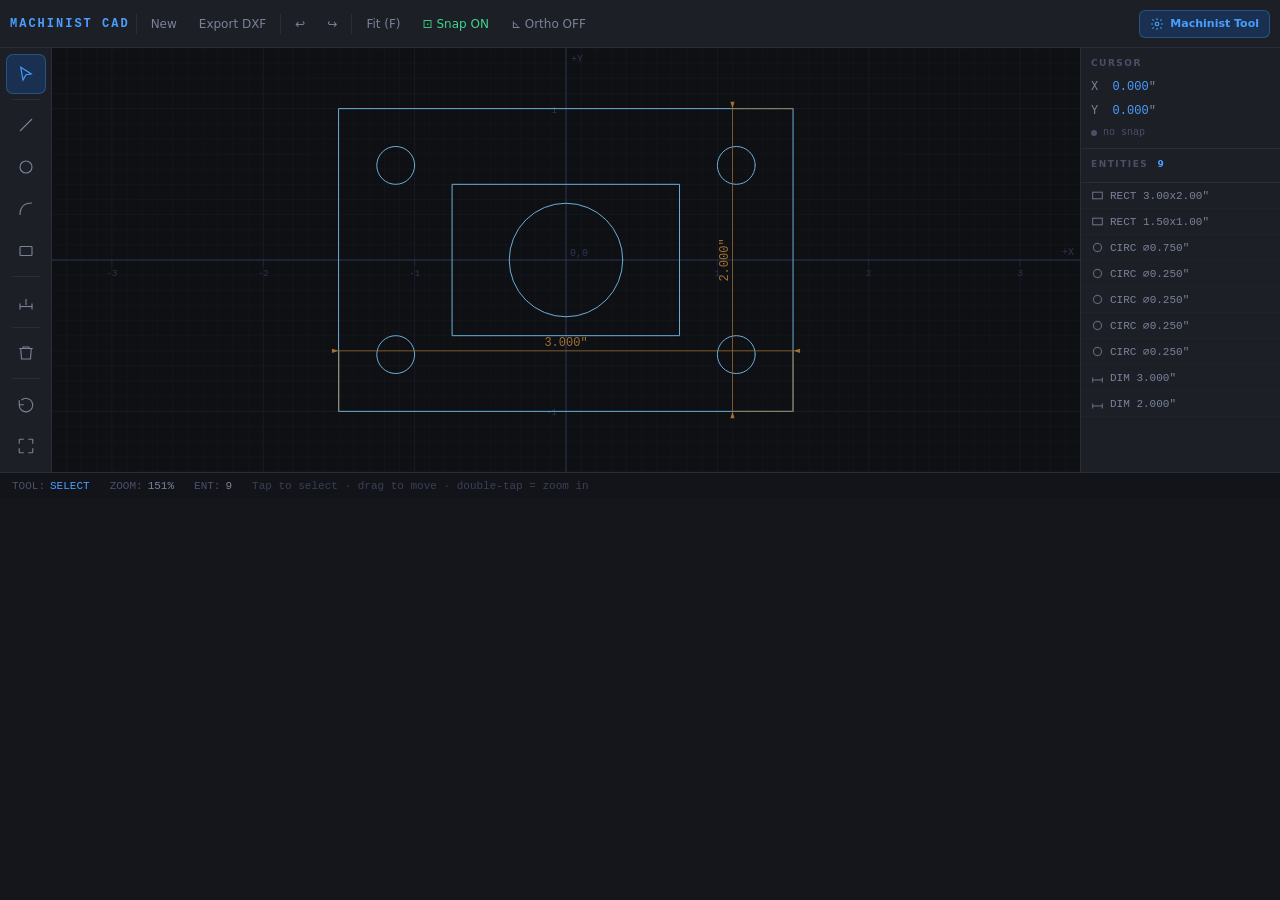
<file: MachinistCAD.html>
<!DOCTYPE html>
<html lang="en">
<head>
<meta charset="UTF-8">
<meta name="viewport" content="width=device-width, initial-scale=1.0, maximum-scale=1.0, user-scalable=no">
<title>MachinistCAD</title>
<style>
*{margin:0;padding:0;box-sizing:border-box;-webkit-tap-highlight-color:transparent;}
:root{
  --bg-app:#14161b;--bg-bar:#1c1f26;--bg-canvas:#0e1014;--bg-panel:#1c1f26;
  --border:#2a2d38;--text:#d0d8e8;--muted:#4a5068;--sub:#7a8299;
  --accent:#4a9eff;--accent-dim:#1a3050;--success:#3dd68c;--warn:#f5a623;--danger:#e85454;
  --mono:'Courier New',monospace;--ui:-apple-system,'Segoe UI',system-ui,sans-serif;
  --bar-h:48px;--tool-w:52px;--bottom-h:64px;--panel-w:200px;
}
html,body{height:100%;overflow:hidden;background:var(--bg-app);color:var(--text);font-family:var(--ui);font-size:13px;user-select:none;touch-action:none;}

/* TOP BAR */
#topbar{display:flex;align-items:center;height:var(--bar-h);background:var(--bg-bar);border-bottom:1px solid var(--border);padding:0 10px;gap:6px;flex-shrink:0;overflow:hidden;}
.logo{font-family:var(--mono);font-size:12px;font-weight:700;color:var(--accent);letter-spacing:2px;white-space:nowrap;flex-shrink:0;}
.top-sep{width:1px;height:20px;background:var(--border);flex-shrink:0;}
.tb{background:none;border:none;color:var(--sub);font-size:12px;padding:5px 8px;cursor:pointer;border-radius:5px;font-family:var(--ui);white-space:nowrap;flex-shrink:0;}
.tb:hover,.tb:active{background:rgba(255,255,255,.06);color:var(--text);}
.tb.on{color:var(--success);}
.tb.warn{color:var(--warn);}
.spacer{flex:1;}
#sf-link{display:flex;align-items:center;gap:6px;padding:6px 10px;background:var(--accent-dim);border:1px solid rgba(74,158,255,.3);border-radius:6px;color:var(--accent);font-size:11px;font-weight:600;text-decoration:none;white-space:nowrap;flex-shrink:0;cursor:pointer;font-family:var(--ui);}
#sf-link:hover{background:rgba(74,158,255,.2);}
#sf-link svg{width:14px;height:14px;stroke:currentColor;stroke-width:2;fill:none;flex-shrink:0;}
@media(max-width:600px){.hide-sm{display:none!important;}.logo{font-size:10px;letter-spacing:1px;}}

/* MAIN */
#main{display:flex;flex:1;overflow:hidden;min-height:0;}

/* LEFT TOOLBAR desktop */
#toolbar{width:var(--tool-w);background:var(--bg-bar);border-right:1px solid var(--border);display:flex;flex-direction:column;align-items:center;padding:6px 0;gap:2px;flex-shrink:0;}
@media(max-width:768px){#toolbar{display:none;}}
.tbtn{width:40px;height:40px;background:none;border:none;border-radius:7px;cursor:pointer;display:flex;align-items:center;justify-content:center;color:var(--sub);position:relative;transition:background .1s,color .1s;}
.tbtn:hover,.tbtn:active{background:rgba(255,255,255,.06);color:var(--text);}
.tbtn.active{background:var(--accent-dim);color:var(--accent);border:1px solid rgba(74,158,255,.3);}
.tbtn svg{width:18px;height:18px;stroke-width:1.5;pointer-events:none;}
.tsep{width:28px;height:1px;background:var(--border);margin:3px 0;}
.ttip{position:absolute;left:48px;top:50%;transform:translateY(-50%);background:#080a0e;border:1px solid var(--border);color:var(--text);font-size:10px;padding:4px 8px;border-radius:4px;white-space:nowrap;pointer-events:none;opacity:0;z-index:200;transition:opacity .1s;}
.tbtn:hover .ttip{opacity:1;}
@media(hover:none){.ttip{display:none;}}

/* CANVAS */
#cv-wrap{flex:1;position:relative;overflow:hidden;background:var(--bg-canvas);}
#cad{display:block;touch-action:none;}

/* RIGHT PANEL desktop */
#panel{width:var(--panel-w);background:var(--bg-panel);border-left:1px solid var(--border);display:flex;flex-direction:column;flex-shrink:0;overflow:hidden;}
@media(max-width:768px){#panel{display:none;}}
.psec{border-bottom:1px solid var(--border);padding:10px;}
.ptitle{font-size:9px;font-weight:700;text-transform:uppercase;letter-spacing:1.5px;color:var(--muted);margin-bottom:7px;}
.coords{font-family:var(--mono);font-size:12px;line-height:2;color:var(--sub);}
.coords span{color:var(--accent);}
.snap-row{display:flex;align-items:center;gap:6px;margin-top:4px;}
.sdot{width:6px;height:6px;border-radius:50%;background:var(--muted);flex-shrink:0;}
.sdot.on{background:var(--success);}
#slbl{font-size:10px;color:var(--muted);font-family:var(--mono);}
#slbl.on{color:var(--success);}
#elist{flex:1;overflow-y:auto;}
.ei{padding:6px 10px;font-size:11px;color:var(--sub);border-bottom:1px solid rgba(255,255,255,.02);cursor:pointer;display:flex;align-items:center;gap:6px;font-family:var(--mono);}
.ei:hover,.ei:active{background:rgba(255,255,255,.03);color:var(--text);}
.ei.sel{background:var(--accent-dim);color:var(--accent);}
.eico{width:13px;height:13px;flex-shrink:0;opacity:.7;}
#propsec{padding:10px;font-family:var(--mono);font-size:11px;line-height:1.9;border-top:1px solid var(--border);}
.pr{display:flex;justify-content:space-between;}
.pk{color:var(--muted);}
.pv{color:var(--text);}

/* STATUS BAR desktop */
#statusbar{height:26px;background:#12141a;border-top:1px solid var(--border);display:flex;align-items:center;padding:0 12px;gap:20px;font-family:var(--mono);font-size:11px;color:var(--muted);flex-shrink:0;overflow:hidden;}
@media(max-width:768px){#statusbar{display:none;}}
.sv{color:var(--sub);}
.sa{color:var(--accent);}
#sthint{color:#3a4055;flex:1;overflow:hidden;text-overflow:ellipsis;white-space:nowrap;}

/* BOTTOM TOOLBAR mobile */
#btoolbar{display:none;height:var(--bottom-h);background:var(--bg-bar);border-top:1px solid var(--border);flex-shrink:0;flex-direction:row;align-items:center;justify-content:space-around;padding:0 4px;padding-bottom:env(safe-area-inset-bottom,0);}
@media(max-width:768px){#btoolbar{display:flex;}}
.mbtn{display:flex;flex-direction:column;align-items:center;gap:2px;background:none;border:none;color:var(--sub);cursor:pointer;padding:6px 8px;border-radius:8px;min-width:44px;min-height:50px;justify-content:center;}
.mbtn:active{background:rgba(255,255,255,.06);}
.mbtn.active{color:var(--accent);}
.mbtn svg{width:20px;height:20px;stroke-width:1.5;pointer-events:none;}
.mbtn span{font-size:9px;margin-top:1px;}

/* MOBILE COORD readout */
#mstatus{display:none;position:absolute;top:8px;left:8px;background:rgba(12,14,20,.85);border:1px solid var(--border);border-radius:6px;padding:5px 10px;font-family:var(--mono);font-size:11px;color:var(--sub);pointer-events:none;z-index:10;}
@media(max-width:768px){#mstatus{display:block;}}

/* MOBILE HINT */
#mhint{display:none;position:absolute;top:8px;left:50%;transform:translateX(-50%);background:rgba(12,14,20,.85);border:1px solid var(--border);border-radius:6px;padding:4px 10px;font-size:11px;color:var(--accent);pointer-events:none;z-index:10;white-space:nowrap;max-width:90vw;overflow:hidden;text-overflow:ellipsis;}
@media(max-width:768px){#mhint{display:block;}}

/* DRAWER mobile */
#drawer{display:none;position:fixed;bottom:0;left:0;right:0;z-index:100;background:var(--bg-panel);border-top:1px solid var(--border);border-radius:14px 14px 0 0;transform:translateY(100%);transition:transform .25s ease;max-height:60vh;overflow-y:auto;padding-bottom:env(safe-area-inset-bottom,0);}
#drawer.open{transform:translateY(0);}
@media(max-width:768px){#drawer{display:block;}}
#drawer-handle{display:flex;align-items:center;justify-content:center;height:36px;cursor:pointer;flex-shrink:0;}
#drawer-handle::before{content:'';width:36px;height:4px;background:var(--border);border-radius:2px;}
.dtitle{font-size:10px;font-weight:700;text-transform:uppercase;letter-spacing:1.5px;color:var(--muted);padding:4px 14px 8px;}
.dactions{display:flex;gap:8px;padding:0 14px 12px;flex-wrap:wrap;}
.dab{padding:6px 10px;background:var(--accent-dim);border:1px solid rgba(74,158,255,.3);color:var(--accent);border-radius:6px;font-size:12px;cursor:pointer;font-family:var(--ui);}
.dab.red{background:rgba(232,84,84,.1);border-color:rgba(232,84,84,.3);color:var(--danger);}
.dab.dim{background:rgba(255,255,255,.04);border-color:rgba(255,255,255,.1);color:var(--sub);}
.dei{padding:10px 14px;font-size:12px;color:var(--sub);display:flex;align-items:center;gap:8px;font-family:var(--mono);border-bottom:1px solid rgba(255,255,255,.025);}
.dei.sel{color:var(--accent);background:var(--accent-dim);}
.dei svg{width:15px;height:15px;flex-shrink:0;opacity:.7;}
.dprops{padding:10px 14px;font-family:var(--mono);font-size:12px;line-height:2;border-top:1px solid var(--border);}
.dpr{display:flex;justify-content:space-between;}
.dpk{color:var(--muted);}
.dpv{color:var(--text);}
</style>
</head>
<body>

<div id="topbar">
  <span class="logo">MACHINIST CAD</span>
  <div class="top-sep hide-sm"></div>
  <button class="tb hide-sm" onclick="newFile()">New</button>
  <button class="tb hide-sm" onclick="exportDXF()">Export DXF</button>
  <div class="top-sep hide-sm"></div>
  <button class="tb hide-sm" onclick="undo()">↩</button>
  <button class="tb hide-sm" onclick="redo()">↪</button>
  <div class="top-sep hide-sm"></div>
  <button class="tb hide-sm" onclick="zoomFit()">Fit (F)</button>
  <button class="tb on hide-sm" id="snap-btn" onclick="toggleSnap()">⊡ Snap ON</button>
  <button class="tb hide-sm" id="ortho-btn" onclick="toggleOrtho()">⊾ Ortho OFF</button>
  <div class="spacer"></div>
  <a id="sf-link" href="#" onclick="openSF(event)">
    <svg viewBox="0 0 24 24"><circle cx="12" cy="12" r="3"/><path d="M12 2v3M12 19v3M4.2 4.2l2.1 2.1M17.7 17.7l2.1 2.1M2 12h3M19 12h3M4.2 19.8l2.1-2.1M17.7 6.3l2.1-2.1"/></svg>
    Machinist Tool
  </a>
</div>

<div id="main">
  <div id="toolbar">
    <button class="tbtn active" id="tool-select" onclick="setTool('select')">
      <svg viewBox="0 0 24 24" fill="none" stroke="currentColor"><path d="M5 3l14 9-7 1-4 7L5 3z"/></svg>
      <span class="ttip">Select (S)</span>
    </button>
    <div class="tsep"></div>
    <button class="tbtn" id="tool-line" onclick="setTool('line')">
      <svg viewBox="0 0 24 24" fill="none" stroke="currentColor"><line x1="4" y1="20" x2="20" y2="4"/></svg>
      <span class="ttip">Line (L)</span>
    </button>
    <button class="tbtn" id="tool-circle" onclick="setTool('circle')">
      <svg viewBox="0 0 24 24" fill="none" stroke="currentColor"><circle cx="12" cy="12" r="8"/></svg>
      <span class="ttip">Circle (C)</span>
    </button>
    <button class="tbtn" id="tool-arc" onclick="setTool('arc')">
      <svg viewBox="0 0 24 24" fill="none" stroke="currentColor"><path d="M4 20 Q4 4 20 4" fill="none"/></svg>
      <span class="ttip">Arc (A)</span>
    </button>
    <button class="tbtn" id="tool-rect" onclick="setTool('rect')">
      <svg viewBox="0 0 24 24" fill="none" stroke="currentColor"><rect x="4" y="6" width="16" height="12" rx="1"/></svg>
      <span class="ttip">Rectangle (R)</span>
    </button>
    <div class="tsep"></div>
    <button class="tbtn" id="tool-dimension" onclick="setTool('dimension')">
      <svg viewBox="0 0 24 24" fill="none" stroke="currentColor"><line x1="4" y1="18" x2="20" y2="18"/><line x1="4" y1="14" x2="4" y2="22"/><line x1="20" y1="14" x2="20" y2="22"/><line x1="12" y1="8" x2="12" y2="16"/></svg>
      <span class="ttip">Dimension (D)</span>
    </button>
    <div class="tsep"></div>
    <button class="tbtn" onclick="deleteSelected()">
      <svg viewBox="0 0 24 24" fill="none" stroke="currentColor"><path d="M3 6h18M8 6V4h8v2M19 6l-1 14H6L5 6"/></svg>
      <span class="ttip">Delete (Del)</span>
    </button>
    <div class="tsep"></div>
    <button class="tbtn" onclick="undo()">
      <svg viewBox="0 0 24 24" fill="none" stroke="currentColor"><path d="M3 7v6h6"/><path d="M3 13A9 9 0 1 0 6 6.7"/></svg>
      <span class="ttip">Undo (Ctrl+Z)</span>
    </button>
    <button class="tbtn" onclick="zoomFit()">
      <svg viewBox="0 0 24 24" fill="none" stroke="currentColor"><path d="M3 3h6M3 3v6M21 3h-6M21 3v6M3 21h6M3 21v-6M21 21h-6M21 21v-6"/></svg>
      <span class="ttip">Fit View (F)</span>
    </button>
  </div>

  <div id="cv-wrap">
    <canvas id="cad"></canvas>
    <div id="mstatus">X <span id="mx">0.000</span>" &nbsp; Y <span id="my">0.000</span>"</div>
    <div id="mhint">Tap to select</div>
  </div>

  <div id="panel">
    <div class="psec">
      <div class="ptitle">Cursor</div>
      <div class="coords">X &nbsp;<span id="cur-x">0.000</span>"<br>Y &nbsp;<span id="cur-y">0.000</span>"</div>
      <div class="snap-row"><div class="sdot" id="sdot"></div><span id="slbl">no snap</span></div>
    </div>
    <div class="psec" style="padding-bottom:6px">
      <div class="ptitle">Entities &nbsp;<span id="ecount" style="color:var(--accent)">0</span></div>
    </div>
    <div id="elist"></div>
    <div id="propsec" style="display:none">
      <div class="ptitle" style="margin-bottom:6px">Properties</div>
      <div id="propcon"></div>
    </div>
  </div>
</div>

<div id="statusbar">
  <div style="display:flex;align-items:center;gap:5px">TOOL: <span class="sa" id="sttool">SELECT</span></div>
  <div style="display:flex;align-items:center;gap:5px">ZOOM: <span class="sv" id="stzoom">96%</span></div>
  <div style="display:flex;align-items:center;gap:5px">ENT: <span class="sv" id="stent">0</span></div>
  <span id="sthint">Click to select · L=Line C=Circle A=Arc R=Rect D=Dim · Scroll=Zoom · Mid-drag=Pan</span>
</div>

<!-- BOTTOM TOOLBAR mobile -->
<div id="btoolbar">
  <button class="mbtn active" id="mb-select" onclick="setTool('select')">
    <svg viewBox="0 0 24 24" fill="none" stroke="currentColor"><path d="M5 3l14 9-7 1-4 7L5 3z"/></svg>
    <span>Select</span>
  </button>
  <button class="mbtn" id="mb-line" onclick="setTool('line')">
    <svg viewBox="0 0 24 24" fill="none" stroke="currentColor"><line x1="4" y1="20" x2="20" y2="4"/></svg>
    <span>Line</span>
  </button>
  <button class="mbtn" id="mb-circle" onclick="setTool('circle')">
    <svg viewBox="0 0 24 24" fill="none" stroke="currentColor"><circle cx="12" cy="12" r="8"/></svg>
    <span>Circle</span>
  </button>
  <button class="mbtn" id="mb-rect" onclick="setTool('rect')">
    <svg viewBox="0 0 24 24" fill="none" stroke="currentColor"><rect x="4" y="6" width="16" height="12" rx="1"/></svg>
    <span>Rect</span>
  </button>
  <button class="mbtn" id="mb-dimension" onclick="setTool('dimension')">
    <svg viewBox="0 0 24 24" fill="none" stroke="currentColor"><line x1="4" y1="18" x2="20" y2="18"/><line x1="4" y1="14" x2="4" y2="22"/><line x1="20" y1="14" x2="20" y2="22"/><line x1="12" y1="8" x2="12" y2="16"/></svg>
    <span>Dim</span>
  </button>
  <button class="mbtn" onclick="toggleDrawer()">
    <svg viewBox="0 0 24 24" fill="none" stroke="currentColor"><line x1="3" y1="6" x2="21" y2="6"/><line x1="3" y1="12" x2="21" y2="12"/><line x1="3" y1="18" x2="21" y2="18"/></svg>
    <span>More</span>
  </button>
</div>

<!-- MOBILE DRAWER -->
<div id="drawer">
  <div id="drawer-handle" onclick="toggleDrawer()"></div>
  <div class="dtitle">Actions</div>
  <div class="dactions">
    <button class="dab" onclick="undo()">↩ Undo</button>
    <button class="dab" onclick="redo()">↪ Redo</button>
    <button class="dab" onclick="zoomFit();toggleDrawer()">Fit View</button>
    <button class="dab red" onclick="deleteSelected();toggleDrawer()">Delete Sel</button>
    <button class="dab dim" onclick="exportDXF()">Export DXF</button>
    <button class="dab dim" onclick="newFile()">New Drawing</button>
    <button class="dab dim" id="msnap-btn" onclick="toggleSnap()">⊡ Snap: ON</button>
    <button class="dab dim" id="mortho-btn" onclick="toggleOrtho()">⊾ Ortho: OFF</button>
    <a class="dab" id="msf-link" href="#" onclick="openSF(event)" style="text-decoration:none;">⚡ Machinist Tool</a>
  </div>
  <div class="dtitle" id="dc-title">Entities — <span id="dc">0</span></div>
  <div id="delist"></div>
  <div id="dpropsec" style="display:none" class="dprops">
    <div style="font-size:10px;font-weight:700;text-transform:uppercase;letter-spacing:1.5px;color:var(--muted);margin-bottom:6px;">Properties</div>
    <div id="dpropcon"></div>
  </div>
</div>

<script>
const canvas=document.getElementById('cad'),ctx=canvas.getContext('2d');
let cam={x:0,y:0,zoom:96};
let entities=[],selectedIds=new Set(),undoStack=[],redoStack=[],nextId=1;
let currentTool='select',ts={},snapEnabled=true,orthoEnabled=false;
let mouse={wx:0,wy:0},snapPt=null;

const w2s=(wx,wy)=>({x:cam.x+wx*cam.zoom,y:cam.y-wy*cam.zoom});
const s2w=(sx,sy)=>({x:(sx-cam.x)/cam.zoom,y:-(sy-cam.y)/cam.zoom});

function resize(){
  const w=document.getElementById('cv-wrap');
  canvas.width=w.clientWidth; canvas.height=w.clientHeight;
  if(cam.x===0&&cam.y===0){cam.x=canvas.width/2;cam.y=canvas.height/2;}
  render();
}
window.addEventListener('resize',resize);

function drawGrid(){
  const W=canvas.width,H=canvas.height;
  let minor=0.1,major=1.0;
  if(cam.zoom<18){minor=1;major=10;}else if(cam.zoom<45){minor=0.5;major=5;}else if(cam.zoom>280){minor=0.05;major=0.5;}
  const wlo=s2w(0,H),whi=s2w(W,0);
  ctx.save();ctx.lineWidth=0.5;
  ctx.strokeStyle='#181b22';
  for(let wx=Math.floor(wlo.x/minor)*minor;wx<=whi.x+minor;wx+=minor){
    if(Math.abs(wx%major)<1e-9||Math.abs(wx)<1e-9)continue;
    const px=cam.x+wx*cam.zoom;ctx.beginPath();ctx.moveTo(px,0);ctx.lineTo(px,H);ctx.stroke();
  }
  for(let wy=Math.floor(wlo.y/minor)*minor;wy<=whi.y+minor;wy+=minor){
    if(Math.abs(wy%major)<1e-9||Math.abs(wy)<1e-9)continue;
    const py=cam.y-wy*cam.zoom;ctx.beginPath();ctx.moveTo(0,py);ctx.lineTo(W,py);ctx.stroke();
  }
  ctx.strokeStyle='#1e2230';
  for(let wx=Math.floor(wlo.x/major)*major;wx<=whi.x+major;wx+=major){
    if(Math.abs(wx)<1e-9)continue;
    const px=cam.x+wx*cam.zoom;ctx.beginPath();ctx.moveTo(px,0);ctx.lineTo(px,H);ctx.stroke();
  }
  for(let wy=Math.floor(wlo.y/major)*major;wy<=whi.y+major;wy+=major){
    if(Math.abs(wy)<1e-9)continue;
    const py=cam.y-wy*cam.zoom;ctx.beginPath();ctx.moveTo(0,py);ctx.lineTo(W,py);ctx.stroke();
  }
  ctx.strokeStyle='#28304a';ctx.lineWidth=1;
  ctx.beginPath();ctx.moveTo(cam.x,0);ctx.lineTo(cam.x,H);ctx.stroke();
  ctx.beginPath();ctx.moveTo(0,cam.y);ctx.lineTo(W,cam.y);ctx.stroke();
  ctx.fillStyle='#2e3550';ctx.font='10px Courier New';
  ctx.fillText('+X',W-18,cam.y-5);ctx.fillText('+Y',cam.x+5,14);ctx.fillText('0,0',cam.x+4,cam.y-4);
  ctx.strokeStyle='#2e3550';ctx.lineWidth=0.5;ctx.fillStyle='#2e3550';ctx.font='9px Courier New';
  ctx.textAlign='center';
  for(let wx=Math.floor(wlo.x/major)*major;wx<=whi.x+major;wx+=major){
    const px=cam.x+wx*cam.zoom;if(Math.abs(wx)<0.001)continue;
    ctx.beginPath();ctx.moveTo(px,cam.y);ctx.lineTo(px,cam.y+6);ctx.stroke();
    if(cam.zoom>30)ctx.fillText(wx.toFixed(0),px,cam.y+16);
  }
  ctx.textAlign='right';
  for(let wy=Math.floor(wlo.y/major)*major;wy<=whi.y+major;wy+=major){
    const py=cam.y-wy*cam.zoom;if(Math.abs(wy)<0.001)continue;
    ctx.beginPath();ctx.moveTo(cam.x,py);ctx.lineTo(cam.x-6,py);ctx.stroke();
    if(cam.zoom>30)ctx.fillText(wy.toFixed(0),cam.x-9,py+4);
  }
  ctx.textAlign='left';ctx.restore();
}

function drawEntity(e,sel){
  ctx.save();
  ctx.strokeStyle=sel?'#4a9eff':'#6baed6';ctx.lineWidth=sel?1.5:1;ctx.lineCap='round';ctx.lineJoin='round';
  if(e.type==='line'){
    const p1=w2s(e.x1,e.y1),p2=w2s(e.x2,e.y2);
    ctx.beginPath();ctx.moveTo(p1.x,p1.y);ctx.lineTo(p2.x,p2.y);ctx.stroke();
    if(sel){dh(e.x1,e.y1);dh(e.x2,e.y2);dh((e.x1+e.x2)/2,(e.y1+e.y2)/2,'mid');}
  }else if(e.type==='circle'){
    const c=w2s(e.cx,e.cy);ctx.beginPath();ctx.arc(c.x,c.y,e.r*cam.zoom,0,Math.PI*2);ctx.stroke();
    if(sel){dh(e.cx,e.cy,'ctr');[0,Math.PI/2,Math.PI,3*Math.PI/2].forEach(a=>dh(e.cx+e.r*Math.cos(a),e.cy+e.r*Math.sin(a)));}
  }else if(e.type==='arc'){
    const c=w2s(e.cx,e.cy);ctx.beginPath();ctx.arc(c.x,c.y,e.r*cam.zoom,-e.sa,-e.ea,true);ctx.stroke();
    if(sel){dh(e.cx,e.cy,'ctr');dh(e.cx+e.r*Math.cos(e.sa),e.cy+e.r*Math.sin(e.sa));dh(e.cx+e.r*Math.cos(e.ea),e.cy+e.r*Math.sin(e.ea));}
  }else if(e.type==='rect'){
    const p1=w2s(e.x1,e.y1),p2=w2s(e.x2,e.y2);
    ctx.beginPath();ctx.rect(Math.min(p1.x,p2.x),Math.min(p1.y,p2.y),Math.abs(p2.x-p1.x),Math.abs(p2.y-p1.y));ctx.stroke();
    if(sel){dh(e.x1,e.y1);dh(e.x2,e.y1);dh(e.x2,e.y2);dh(e.x1,e.y2);dh((e.x1+e.x2)/2,(e.y1+e.y2)/2,'ctr');}
  }else if(e.type==='dim'){drawDim(e,sel);}
  ctx.restore();
}

function dh(wx,wy,t){
  const p=w2s(wx,wy);ctx.save();ctx.lineWidth=1;
  if(t==='ctr'){ctx.fillStyle='#4a9eff';ctx.strokeStyle='#0e1014';ctx.beginPath();ctx.arc(p.x,p.y,4,0,Math.PI*2);ctx.fill();ctx.stroke();}
  else if(t==='mid'){ctx.fillStyle='#3dd68c';ctx.strokeStyle='#0e1014';ctx.beginPath();ctx.moveTo(p.x,p.y-5);ctx.lineTo(p.x+5,p.y+4);ctx.lineTo(p.x-5,p.y+4);ctx.closePath();ctx.fill();ctx.stroke();}
  else{ctx.fillStyle='#4a9eff';ctx.strokeStyle='#0e1014';ctx.fillRect(p.x-3.5,p.y-3.5,7,7);ctx.strokeRect(p.x-3.5,p.y-3.5,7,7);}
  ctx.restore();
}

function drawDim(e,sel){
  const dx=e.x2-e.x1,dy=e.y2-e.y1,dist=Math.sqrt(dx*dx+dy*dy);
  if(dist<1e-6)return;
  const off=e.off||0.35,nx=-dy/dist*off,ny=dx/dist*off;
  const p1=w2s(e.x1,e.y1),p2=w2s(e.x2,e.y2),d1=w2s(e.x1+nx,e.y1+ny),d2=w2s(e.x2+nx,e.y2+ny);
  ctx.strokeStyle=sel?'#f5a623':'#a07030';ctx.fillStyle=sel?'#f5a623':'#a07030';ctx.lineWidth=0.75;
  ctx.beginPath();ctx.moveTo(p1.x,p1.y);ctx.lineTo(d1.x,d1.y);ctx.stroke();
  ctx.beginPath();ctx.moveTo(p2.x,p2.y);ctx.lineTo(d2.x,d2.y);ctx.stroke();
  ctx.beginPath();ctx.moveTo(d1.x,d1.y);ctx.lineTo(d2.x,d2.y);ctx.stroke();
  const ang=Math.atan2(d2.y-d1.y,d2.x-d1.x);
  arrowH(d1.x,d1.y,ang,7);arrowH(d2.x,d2.y,ang+Math.PI,7);
  const mx=(d1.x+d2.x)/2,my=(d1.y+d2.y)/2;
  ctx.save();ctx.translate(mx,my);const ta=Math.abs(ang)>Math.PI/2?ang+Math.PI:ang;ctx.rotate(ta);
  ctx.font=`${Math.max(9,Math.min(12,cam.zoom*.11))}px Courier New`;ctx.textAlign='center';ctx.textBaseline='bottom';
  ctx.fillText(dist.toFixed(3)+'"',0,-2);ctx.restore();
}

function arrowH(x,y,ang,sz){ctx.save();ctx.translate(x,y);ctx.rotate(ang);ctx.beginPath();ctx.moveTo(0,0);ctx.lineTo(-sz,-sz*.3);ctx.lineTo(-sz,sz*.3);ctx.closePath();ctx.fill();ctx.restore();}

function drawSnapIndicator(){
  if(!snapPt||!snapPt.type)return;
  const p=w2s(snapPt.x,snapPt.y);ctx.save();ctx.strokeStyle='#3dd68c';ctx.lineWidth=1;
  if(snapPt.type==='endpoint')ctx.strokeRect(p.x-5,p.y-5,10,10);
  else if(snapPt.type==='center'){ctx.beginPath();ctx.arc(p.x,p.y,6,0,Math.PI*2);ctx.stroke();ctx.beginPath();ctx.moveTo(p.x-9,p.y);ctx.lineTo(p.x+9,p.y);ctx.moveTo(p.x,p.y-9);ctx.lineTo(p.x,p.y+9);ctx.stroke();}
  else if(snapPt.type==='midpoint'){ctx.beginPath();ctx.moveTo(p.x,p.y-6);ctx.lineTo(p.x+6,p.y+4);ctx.lineTo(p.x-6,p.y+4);ctx.closePath();ctx.stroke();}
  ctx.restore();
}

function drawPreview(){
  if(!ts.active&&!ts.step)return;
  const tgt=snapPt||mouse;
  ctx.save();ctx.strokeStyle='rgba(74,158,255,.45)';ctx.setLineDash([4,4]);ctx.lineWidth=1;ctx.lineCap='round';
  if(currentTool==='line'&&ts.x1!==undefined){
    const p1=w2s(ts.x1,ts.y1),p2=w2s(tgt.x,tgt.y);
    ctx.beginPath();ctx.moveTo(p1.x,p1.y);ctx.lineTo(p2.x,p2.y);ctx.stroke();
    const dx=tgt.x-ts.x1,dy=tgt.y-ts.y1,len=Math.sqrt(dx*dx+dy*dy);
    ctx.setLineDash([]);ctx.fillStyle='rgba(74,158,255,.8)';ctx.font='11px Courier New';ctx.textAlign='center';
    ctx.fillText(len.toFixed(3)+'"',(p1.x+p2.x)/2,(p1.y+p2.y)/2-8);
  }else if(currentTool==='circle'&&ts.cx!==undefined){
    const c=w2s(ts.cx,ts.cy),dx=tgt.x-ts.cx,dy=tgt.y-ts.cy,r=Math.sqrt(dx*dx+dy*dy);
    ctx.beginPath();ctx.arc(c.x,c.y,r*cam.zoom,0,Math.PI*2);ctx.stroke();
    ctx.setLineDash([]);ctx.fillStyle='rgba(74,158,255,.8)';ctx.font='11px Courier New';ctx.textAlign='center';
    ctx.fillText('r='+r.toFixed(3)+'"',c.x,c.y+r*cam.zoom+14);
  }else if(currentTool==='arc'){
    if(ts.step===1&&ts.cx!==undefined){const c=w2s(ts.cx,ts.cy),dx=tgt.x-ts.cx,dy=tgt.y-ts.cy,r=Math.sqrt(dx*dx+dy*dy);ctx.beginPath();ctx.arc(c.x,c.y,r*cam.zoom,0,Math.PI*2);ctx.stroke();}
    else if(ts.step===2&&ts.r!==undefined){const c=w2s(ts.cx,ts.cy),ea=Math.atan2(tgt.y-ts.cy,tgt.x-ts.cx);ctx.beginPath();ctx.arc(c.x,c.y,ts.r*cam.zoom,-ts.sa,-ea,true);ctx.stroke();}
  }else if(currentTool==='rect'&&ts.x1!==undefined){
    const p1=w2s(ts.x1,ts.y1),p2=w2s(tgt.x,tgt.y);
    ctx.beginPath();ctx.rect(Math.min(p1.x,p2.x),Math.min(p1.y,p2.y),Math.abs(p2.x-p1.x),Math.abs(p2.y-p1.y));ctx.stroke();
    const bw=Math.abs(tgt.x-ts.x1).toFixed(3),bh=Math.abs(tgt.y-ts.y1).toFixed(3);
    ctx.setLineDash([]);ctx.fillStyle='rgba(74,158,255,.8)';ctx.font='11px Courier New';ctx.textAlign='center';
    ctx.fillText(bw+'" x '+bh+'"',(p1.x+p2.x)/2,Math.min(p1.y,p2.y)-6);
  }else if(currentTool==='dimension'&&ts.active){
    ctx.setLineDash([]);drawDim({type:'dim',x1:ts.x1,y1:ts.y1,x2:tgt.x,y2:tgt.y,off:0.35},false);
  }
  ctx.restore();
}

function render(){
  ctx.clearRect(0,0,canvas.width,canvas.height);
  ctx.fillStyle='#0e1014';ctx.fillRect(0,0,canvas.width,canvas.height);
  drawGrid();
  for(const e of entities)drawEntity(e,selectedIds.has(e.id));
  drawPreview();drawSnapIndicator();
  const p=w2s(mouse.wx,mouse.wy);
  ctx.save();ctx.strokeStyle='rgba(74,158,255,.12)';ctx.lineWidth=0.5;
  ctx.beginPath();ctx.moveTo(p.x,0);ctx.lineTo(p.x,canvas.height);ctx.stroke();
  ctx.beginPath();ctx.moveTo(0,p.y);ctx.lineTo(canvas.width,p.y);ctx.stroke();
  ctx.restore();
}

function computeSnap(wx,wy){
  const D=12/cam.zoom;let best=null,bestD=D;
  for(const e of entities){for(const p of snapPoints(e)){const d=Math.hypot(p.x-wx,p.y-wy);if(d<bestD){bestD=d;best=p;}}}
  if(best)return best;
  const g=gridSnapSize();return{x:Math.round(wx/g)*g,y:Math.round(wy/g)*g,type:'grid'};
}
function snapPoints(e){
  const pts=[];
  if(e.type==='line'){pts.push({x:e.x1,y:e.y1,type:'endpoint'},{x:e.x2,y:e.y2,type:'endpoint'},{x:(e.x1+e.x2)/2,y:(e.y1+e.y2)/2,type:'midpoint'});}
  else if(e.type==='circle'){pts.push({x:e.cx,y:e.cy,type:'center'});[0,Math.PI/2,Math.PI,3*Math.PI/2].forEach(a=>pts.push({x:e.cx+e.r*Math.cos(a),y:e.cy+e.r*Math.sin(a),type:'endpoint'}));}
  else if(e.type==='arc'){pts.push({x:e.cx,y:e.cy,type:'center'},{x:e.cx+e.r*Math.cos(e.sa),y:e.cy+e.r*Math.sin(e.sa),type:'endpoint'},{x:e.cx+e.r*Math.cos(e.ea),y:e.cy+e.r*Math.sin(e.ea),type:'endpoint'});}
  else if(e.type==='rect'){pts.push({x:e.x1,y:e.y1,type:'endpoint'},{x:e.x2,y:e.y1,type:'endpoint'},{x:e.x2,y:e.y2,type:'endpoint'},{x:e.x1,y:e.y2,type:'endpoint'},{x:(e.x1+e.x2)/2,y:(e.y1+e.y2)/2,type:'center'});}
  return pts;
}
function gridSnapSize(){if(cam.zoom<18)return 1.0;if(cam.zoom<45)return 0.5;if(cam.zoom>280)return 0.05;return 0.1;}
function applyOrtho(wx,wy,rx,ry){return Math.abs(wx-rx)>Math.abs(wy-ry)?{x:wx,y:ry}:{x:rx,y:wy};}

function updateFromPointer(sx,sy){
  let raw=s2w(sx,sy);
  if(orthoEnabled&&(ts.x1!==undefined||ts.cx!==undefined)){
    const rx=ts.x1??ts.cx,ry=ts.y1??ts.cy;if(rx!==undefined)raw=applyOrtho(raw.x,raw.y,rx,ry);
  }
  snapPt=snapEnabled?computeSnap(raw.x,raw.y):{x:raw.x,y:raw.y,type:null};
  mouse.wx=snapPt.x;mouse.wy=snapPt.y;
  const xs=snapPt.x.toFixed(3),ys=snapPt.y.toFixed(3);
  $('cur-x',xs);$('cur-y',ys);$('mx',xs);$('my',ys);
  const dot=document.getElementById('sdot'),lbl=document.getElementById('slbl');
  if(snapPt.type&&snapPt.type!=='grid'){dot.classList.add('on');lbl.classList.add('on');lbl.textContent=snapPt.type;}
  else{dot.classList.remove('on');lbl.classList.remove('on');lbl.textContent=snapPt.type==='grid'?'grid':'no snap';}
}

let panning=false,panStart={x:0,y:0},panCam0={x:0,y:0};

canvas.addEventListener('mousemove',e=>{
  const r=canvas.getBoundingClientRect(),sx=e.clientX-r.left,sy=e.clientY-r.top;
  if(panning){cam.x=panCam0.x+(sx-panStart.x);cam.y=panCam0.y+(sy-panStart.y);render();return;}
  updateFromPointer(sx,sy);
  if(currentTool==='select'&&ts.dragging)doDrag();
  render();
});
canvas.addEventListener('mousedown',e=>{
  const r=canvas.getBoundingClientRect(),sx=e.clientX-r.left,sy=e.clientY-r.top;
  if(e.button===1){panning=true;panStart={x:sx,y:sy};panCam0={x:cam.x,y:cam.y};return;}
  if(e.button!==0)return;
  updateFromPointer(sx,sy);toolClick({x:mouse.wx,y:mouse.wy});
});
canvas.addEventListener('mouseup',e=>{
  if(e.button===1){panning=false;return;}
  if(currentTool==='select'&&ts.dragging){saveUndo();ts.dragging=false;updatePanel();}
});
canvas.addEventListener('wheel',e=>{
  e.preventDefault();
  const r=canvas.getBoundingClientRect(),sx=e.clientX-r.left,sy=e.clientY-r.top;
  const f=e.deltaY<0?1.15:1/1.15,nz=Math.max(4,Math.min(1200,cam.zoom*f));
  cam.x=sx-(sx-cam.x)*(nz/cam.zoom);cam.y=sy-(sy-cam.y)*(nz/cam.zoom);cam.zoom=nz;
  $('stzoom',Math.round(cam.zoom)+'%');render();
},{passive:false});

// Touch
let touchStore={},pinchDist0=null,pinchCam0=null,pinchMid0=null,lastTap=0,touchMoved=false;
function gtp(t){const r=canvas.getBoundingClientRect();return{x:t.clientX-r.left,y:t.clientY-r.top};}

canvas.addEventListener('touchstart',e=>{
  e.preventDefault();
  const t=e.touches;
  if(t.length===1){
    const p=gtp(t[0]);touchStore={id:t[0].identifier,sx:p.x,sy:p.y};touchMoved=false;
    panStart={x:p.x,y:p.y};panCam0={x:cam.x,y:cam.y};
    updateFromPointer(p.x,p.y);
  }
  if(t.length===2){
    const p1=gtp(t[0]),p2=gtp(t[1]);
    pinchDist0=Math.hypot(p2.x-p1.x,p2.y-p1.y);
    pinchMid0={x:(p1.x+p2.x)/2,y:(p1.y+p2.y)/2};
    pinchCam0={x:cam.x,y:cam.y,z:cam.zoom};
    touchStore={pinching:true};
  }
},{passive:false});

canvas.addEventListener('touchmove',e=>{
  e.preventDefault();
  const t=e.touches;
  if(t.length===2&&touchStore.pinching){
    const p1=gtp(t[0]),p2=gtp(t[1]);
    const dist=Math.hypot(p2.x-p1.x,p2.y-p1.y);
    const mid={x:(p1.x+p2.x)/2,y:(p1.y+p2.y)/2};
    const scale=dist/pinchDist0,nz=Math.max(4,Math.min(1200,pinchCam0.z*scale));
    const pdx=mid.x-pinchMid0.x,pdy=mid.y-pinchMid0.y;
    cam.x=pinchCam0.x+pdx+(pinchMid0.x-pinchCam0.x)*(1-nz/pinchCam0.z);
    cam.y=pinchCam0.y+pdy+(pinchMid0.y-pinchCam0.y)*(1-nz/pinchCam0.z);
    cam.zoom=nz;$('stzoom',Math.round(nz)+'%');render();return;
  }
  if(t.length===1&&!touchStore.pinching){
    const p=gtp(t[0]);
    if(Math.abs(p.x-touchStore.sx)>6||Math.abs(p.y-touchStore.sy)>6){
      touchMoved=true;cam.x=panCam0.x+(p.x-panStart.x);cam.y=panCam0.y+(p.y-panStart.y);render();
    }
  }
},{passive:false});

canvas.addEventListener('touchend',e=>{
  e.preventDefault();
  if(touchStore.pinching){touchStore={};pinchDist0=null;return;}
  if(!touchMoved&&e.changedTouches.length===1){
    const p=gtp(e.changedTouches[0]),now=Date.now();
    if(now-lastTap<320){
      const nz=Math.min(1200,cam.zoom*1.6);
      cam.x=p.x-(p.x-cam.x)*(nz/cam.zoom);cam.y=p.y-(p.y-cam.y)*(nz/cam.zoom);cam.zoom=nz;
      $('stzoom',Math.round(nz)+'%');render();
    }else{updateFromPointer(p.x,p.y);toolClick({x:mouse.wx,y:mouse.wy});}
    lastTap=now;
  }
  touchStore={};
},{passive:false});

function toolClick(pt){
  if(currentTool==='select'){
    const hit=hitTest(pt.x,pt.y);
    if(hit){if(!selectedIds.has(hit.id)){selectedIds.clear();selectedIds.add(hit.id);}
      ts.dragging=true;ts.dragRef={x:pt.x,y:pt.y};ts.orig={};
      for(const id of selectedIds){const e=entities.find(e=>e.id===id);if(e)ts.orig[id]={...e};}
    }else{selectedIds.clear();ts.dragging=false;}
    updatePanel();render();return;
  }
  if(currentTool==='line'){
    if(!ts.active){ts.active=true;ts.x1=pt.x;ts.y1=pt.y;hint('Tap end point — chains automatically');}
    else{saveUndo();addEnt({type:'line',x1:ts.x1,y1:ts.y1,x2:pt.x,y2:pt.y});ts.x1=pt.x;ts.y1=pt.y;}
    return;
  }
  if(currentTool==='circle'){
    if(!ts.active){ts.active=true;ts.cx=pt.x;ts.cy=pt.y;hint('Tap to set radius');}
    else{const dx=pt.x-ts.cx,dy=pt.y-ts.cy,r=Math.sqrt(dx*dx+dy*dy);if(r>0.001){saveUndo();addEnt({type:'circle',cx:ts.cx,cy:ts.cy,r});}ts.active=false;hint('Tap center point');}
    return;
  }
  if(currentTool==='arc'){
    if(!ts.step){ts.step=1;ts.cx=pt.x;ts.cy=pt.y;hint('Tap start point on arc');}
    else if(ts.step===1){const dx=pt.x-ts.cx,dy=pt.y-ts.cy;ts.r=Math.sqrt(dx*dx+dy*dy);ts.sa=Math.atan2(dy,dx);ts.step=2;hint('Tap end point on arc');}
    else{const ea=Math.atan2(pt.y-ts.cy,pt.x-ts.cx);saveUndo();addEnt({type:'arc',cx:ts.cx,cy:ts.cy,r:ts.r,sa:ts.sa,ea});ts={};hint('Tap center point');}
    return;
  }
  if(currentTool==='rect'){
    if(!ts.active){ts.active=true;ts.x1=pt.x;ts.y1=pt.y;hint('Tap opposite corner');}
    else{const bw=Math.abs(pt.x-ts.x1),bh=Math.abs(pt.y-ts.y1);if(bw>0.001&&bh>0.001){saveUndo();addEnt({type:'rect',x1:ts.x1,y1:ts.y1,x2:pt.x,y2:pt.y});}ts.active=false;hint('Tap first corner');}
    return;
  }
  if(currentTool==='dimension'){
    if(!ts.active){ts.active=true;ts.x1=pt.x;ts.y1=pt.y;hint('Tap end point');}
    else{saveUndo();addEnt({type:'dim',x1:ts.x1,y1:ts.y1,x2:pt.x,y2:pt.y,off:0.35});ts.active=false;hint('Tap first point');}
    return;
  }
}

function hitTest(wx,wy){const D=12/cam.zoom;for(let i=entities.length-1;i>=0;i--){if(eHit(entities[i],wx,wy,D))return entities[i];}return null;}
function eHit(e,wx,wy,D){
  if(e.type==='line')return s2p(wx,wy,e.x1,e.y1,e.x2,e.y2)<D;
  if(e.type==='circle')return Math.abs(Math.hypot(wx-e.cx,wy-e.cy)-e.r)<D;
  if(e.type==='arc'){const d=Math.hypot(wx-e.cx,wy-e.cy);if(Math.abs(d-e.r)>D)return false;let sa=e.sa,ea=e.ea,aa=Math.atan2(wy-e.cy,wx-e.cx);while(aa<sa)aa+=Math.PI*2;while(ea<sa)ea+=Math.PI*2;return aa<=ea+0.05;}
  if(e.type==='rect'){const x1=Math.min(e.x1,e.x2),x2=Math.max(e.x1,e.x2),y1=Math.min(e.y1,e.y2),y2=Math.max(e.y1,e.y2);return s2p(wx,wy,x1,y1,x2,y1)<D||s2p(wx,wy,x2,y1,x2,y2)<D||s2p(wx,wy,x2,y2,x1,y2)<D||s2p(wx,wy,x1,y2,x1,y1)<D;}
  if(e.type==='dim')return s2p(wx,wy,e.x1,e.y1,e.x2,e.y2)<D*3;
  return false;
}
function s2p(px,py,ax,ay,bx,by){const dx=bx-ax,dy=by-ay,l2=dx*dx+dy*dy;if(!l2)return Math.hypot(px-ax,py-ay);const t=Math.max(0,Math.min(1,((px-ax)*dx+(py-ay)*dy)/l2));return Math.hypot(px-(ax+t*dx),py-(ay+t*dy));}
function moveEnt(e,o,dx,dy){if(['line','rect','dim'].includes(e.type)){e.x1=o.x1+dx;e.y1=o.y1+dy;e.x2=o.x2+dx;e.y2=o.y2+dy;}else if(['circle','arc'].includes(e.type)){e.cx=o.cx+dx;e.cy=o.cy+dy;}}
function doDrag(){const dx=mouse.wx-ts.dragRef.x,dy=mouse.wy-ts.dragRef.y;for(const id of selectedIds){const e=entities.find(e=>e.id===id);if(e&&ts.orig[id])moveEnt(e,ts.orig[id],dx,dy);}}

function addEnt(p){entities.push({...p,id:nextId++});updatePanel();render();}
function saveUndo(){undoStack.push(JSON.stringify({entities,nextId}));if(undoStack.length>60)undoStack.shift();redoStack=[];}
function undo(){if(!undoStack.length)return;redoStack.push(JSON.stringify({entities,nextId}));const s=JSON.parse(undoStack.pop());entities=s.entities;nextId=s.nextId;selectedIds.clear();updatePanel();render();}
function redo(){if(!redoStack.length)return;undoStack.push(JSON.stringify({entities,nextId}));const s=JSON.parse(redoStack.pop());entities=s.entities;nextId=s.nextId;updatePanel();render();}

function setTool(n){
  currentTool=n;ts={};
  document.querySelectorAll('.tbtn,.mbtn').forEach(b=>b.classList.remove('active'));
  ['tool-'+n,'mb-'+n].forEach(id=>{const el=document.getElementById(id);if(el)el.classList.add('active');});
  $('sttool',n.toUpperCase());
  canvas.style.cursor=n==='select'?'default':'crosshair';
  const H={select:'Tap to select · drag to move · double-tap = zoom in',line:'Tap start point · tap end · chains automatically',circle:'Tap center · tap edge for radius',arc:'Tap center · tap start point · tap end point',rect:'Tap first corner · tap opposite corner',dimension:'Tap two points to measure'};
  hint(H[n]||'');render();
}
function deleteSelected(){if(!selectedIds.size)return;saveUndo();entities=entities.filter(e=>!selectedIds.has(e.id));selectedIds.clear();updatePanel();render();}
function toggleSnap(){
  snapEnabled=!snapEnabled;
  const b=document.getElementById('snap-btn');if(b){b.textContent=`⊡ Snap ${snapEnabled?'ON':'OFF'}`;b.className='tb hide-sm'+(snapEnabled?' on':'');}
  const mb=document.getElementById('msnap-btn');if(mb)mb.textContent=`⊡ Snap: ${snapEnabled?'ON':'OFF'}`;
}
function toggleOrtho(){
  orthoEnabled=!orthoEnabled;
  const b=document.getElementById('ortho-btn');if(b){b.textContent=`⊾ Ortho ${orthoEnabled?'ON':'OFF'}`;b.className='tb hide-sm'+(orthoEnabled?' warn':'');}
  const mb=document.getElementById('mortho-btn');if(mb)mb.textContent=`⊾ Ortho: ${orthoEnabled?'ON':'OFF'}`;
}
function toggleDrawer(){document.getElementById('drawer').classList.toggle('open');}
function hint(t){$('sthint',t);$('mhint',t);}
function $(id,v){const el=document.getElementById(id);if(el)el.textContent=v;}
function $h(id,v){const el=document.getElementById(id);if(el)el.innerHTML=v;}

function zoomFit(){
  if(!entities.length){cam.x=canvas.width/2;cam.y=canvas.height/2;cam.zoom=96;$('stzoom','96%');render();return;}
  let x0=Infinity,y0=Infinity,x1=-Infinity,y1=-Infinity;
  for(const e of entities){const b=bounds(e);x0=Math.min(x0,b.x0);y0=Math.min(y0,b.y0);x1=Math.max(x1,b.x1);y1=Math.max(y1,b.y1);}
  const ew=x1-x0||2,eh=y1-y0||2,nz=Math.min((canvas.width-80)/ew,(canvas.height-80)/eh)*0.88;
  cam.zoom=Math.max(5,Math.min(1200,nz));cam.x=canvas.width/2-(x0+ew/2)*cam.zoom;cam.y=canvas.height/2+(y0+eh/2)*cam.zoom;
  $('stzoom',Math.round(cam.zoom)+'%');render();
}
function bounds(e){
  if(['line','rect','dim'].includes(e.type))return{x0:Math.min(e.x1,e.x2),x1:Math.max(e.x1,e.x2),y0:Math.min(e.y1,e.y2),y1:Math.max(e.y1,e.y2)};
  if(['circle','arc'].includes(e.type))return{x0:e.cx-e.r,x1:e.cx+e.r,y0:e.cy-e.r,y1:e.cy+e.r};
  return{x0:0,x1:1,y0:0,y1:1};
}

function exportDXF(){
  let d='0\nSECTION\n2\nHEADER\n0\nENDSEC\n0\nSECTION\n2\nENTITIES\n';
  for(const e of entities){
    if(e.type==='line')d+=`0\nLINE\n8\n0\n10\n${e.x1}\n20\n${e.y1}\n30\n0\n11\n${e.x2}\n21\n${e.y2}\n31\n0\n`;
    else if(e.type==='circle')d+=`0\nCIRCLE\n8\n0\n10\n${e.cx}\n20\n${e.cy}\n30\n0\n40\n${e.r}\n`;
    else if(e.type==='arc'){const s=((e.sa*180/Math.PI)+360)%360,ee=((e.ea*180/Math.PI)+360)%360;d+=`0\nARC\n8\n0\n10\n${e.cx}\n20\n${e.cy}\n30\n0\n40\n${e.r}\n50\n${s}\n51\n${ee}\n`;}
    else if(e.type==='rect'){d+=`0\nLINE\n8\n0\n10\n${e.x1}\n20\n${e.y1}\n30\n0\n11\n${e.x2}\n21\n${e.y1}\n31\n0\n`;d+=`0\nLINE\n8\n0\n10\n${e.x2}\n20\n${e.y1}\n30\n0\n11\n${e.x2}\n21\n${e.y2}\n31\n0\n`;d+=`0\nLINE\n8\n0\n10\n${e.x2}\n20\n${e.y2}\n30\n0\n11\n${e.x1}\n21\n${e.y2}\n31\n0\n`;d+=`0\nLINE\n8\n0\n10\n${e.x1}\n20\n${e.y2}\n30\n0\n11\n${e.x1}\n21\n${e.y1}\n31\n0\n`;}
  }
  d+='0\nENDSEC\n0\nEOF\n';
  const a=document.createElement('a');a.href=URL.createObjectURL(new Blob([d],{type:'text/plain'}));a.download='drawing.dxf';a.click();
}
function newFile(){if(entities.length&&!confirm('Start new drawing?'))return;saveUndo();entities=[];selectedIds.clear();nextId=1;updatePanel();render();}

// 🔧 Replace with your actual URL
function openSF(e){e.preventDefault();window.location.href='https://caddyshackk.github.io/machinist-tool/index.html';}

const ICONS={
  line:`<svg class="eico" viewBox="0 0 16 16" fill="none" stroke="currentColor" stroke-width="1.5"><line x1="2" y1="14" x2="14" y2="2"/></svg>`,
  circle:`<svg class="eico" viewBox="0 0 16 16" fill="none" stroke="currentColor" stroke-width="1.5"><circle cx="8" cy="8" r="5"/></svg>`,
  arc:`<svg class="eico" viewBox="0 0 16 16" fill="none" stroke="currentColor" stroke-width="1.5"><path d="M2 14 Q2 2 14 2" fill="none"/></svg>`,
  rect:`<svg class="eico" viewBox="0 0 16 16" fill="none" stroke="currentColor" stroke-width="1.5"><rect x="2" y="4" width="12" height="8"/></svg>`,
  dim:`<svg class="eico" viewBox="0 0 16 16" fill="none" stroke="currentColor" stroke-width="1.5"><line x1="2" y1="11" x2="14" y2="11"/><line x1="2" y1="8" x2="2" y2="14"/><line x1="14" y1="8" x2="14" y2="14"/></svg>`,
};

function entLabel(e){
  if(e.type==='line'){const dx=e.x2-e.x1,dy=e.y2-e.y1;return`LINE ${Math.sqrt(dx*dx+dy*dy).toFixed(3)}"`;}
  if(e.type==='circle')return`CIRC ⌀${(e.r*2).toFixed(3)}"`;
  if(e.type==='arc')return`ARC r${e.r.toFixed(3)}"`;
  if(e.type==='rect')return`RECT ${Math.abs(e.x2-e.x1).toFixed(2)}x${Math.abs(e.y2-e.y1).toFixed(2)}"`;
  if(e.type==='dim'){const dx=e.x2-e.x1,dy=e.y2-e.y1;return`DIM ${Math.sqrt(dx*dx+dy*dy).toFixed(3)}"`;} return e.type;
}

function entProps(e){
  const row=(k,v)=>`<div class="pr"><span class="pk">${k}</span><span class="pv">${v}</span></div>`;
  const drow=(k,v)=>`<div class="dpr"><span class="dpk">${k}</span><span class="dpv">${v}</span></div>`;
  if(e.type==='line'){const dx=e.x2-e.x1,dy=e.y2-e.y1,len=Math.sqrt(dx*dx+dy*dy),ang=Math.atan2(dy,dx)*180/Math.PI;return{d:row('X1',e.x1.toFixed(3)+'"')+row('Y1',e.y1.toFixed(3)+'"')+row('X2',e.x2.toFixed(3)+'"')+row('Y2',e.y2.toFixed(3)+'"')+row('Length',len.toFixed(4)+'"')+row('Angle',ang.toFixed(1)+'°'),m:drow('X1',e.x1.toFixed(3)+'"')+drow('Y1',e.y1.toFixed(3)+'"')+drow('Length',len.toFixed(4)+'"')+drow('Angle',ang.toFixed(1)+'°')};}
  if(e.type==='circle'){const h=row('CX',e.cx.toFixed(3)+'"')+row('CY',e.cy.toFixed(3)+'"')+row('Radius',e.r.toFixed(4)+'"')+row('Diameter',(e.r*2).toFixed(4)+'"')+row('Circum',(e.r*2*Math.PI).toFixed(4)+'"');return{d:h,m:drow('CX',e.cx.toFixed(3)+'"')+drow('CY',e.cy.toFixed(3)+'"')+drow('Diam',(e.r*2).toFixed(4)+'"')};}
  if(e.type==='arc'){const span=((e.ea-e.sa)*180/Math.PI+360)%360;const h=row('CX',e.cx.toFixed(3)+'"')+row('CY',e.cy.toFixed(3)+'"')+row('Radius',e.r.toFixed(4)+'"')+row('Span',span.toFixed(1)+'°');return{d:h,m:drow('Radius',e.r.toFixed(4)+'"')+drow('Span',span.toFixed(1)+'°')};}
  if(e.type==='rect'){const w=Math.abs(e.x2-e.x1),hh=Math.abs(e.y2-e.y1);return{d:row('Width',w.toFixed(3)+'"')+row('Height',hh.toFixed(3)+'"')+row('Area',(w*hh).toFixed(4)+'"²'),m:drow('Width',w.toFixed(3)+'"')+drow('Height',hh.toFixed(3)+'"')+drow('Area',(w*hh).toFixed(4)+'"²')};}
  if(e.type==='dim'){const dx=e.x2-e.x1,dy=e.y2-e.y1,v=Math.sqrt(dx*dx+dy*dy).toFixed(4)+'"';return{d:row('Value',v),m:drow('Value',v)};}
  return{d:'',m:''};
}

function updatePanel(){
  const n=entities.length;$('ecount',n);$('stent',n);$('dc',n);
  $h('elist',entities.map(e=>`<div class="ei${selectedIds.has(e.id)?' sel':''}" onclick="selectEnt(${e.id})">${ICONS[e.type]||''}${entLabel(e)}</div>`).join(''));
  $h('delist',entities.map(e=>`<div class="dei${selectedIds.has(e.id)?' sel':''}" onclick="selectEnt(${e.id});document.getElementById('drawer').classList.remove('open')">${ICONS[e.type]||''}${entLabel(e)}</div>`).join(''));
  const sel=selectedIds.size===1?entities.find(e=>selectedIds.has(e.id)):null;
  const ps=document.getElementById('propsec'),dp=document.getElementById('dpropsec');
  if(sel){const p=entProps(sel);if(ps){ps.style.display='block';$h('propcon',p.d);}if(dp){dp.style.display='block';$h('dpropcon',p.m);}}
  else{if(ps)ps.style.display='none';if(dp)dp.style.display='none';}
}
function selectEnt(id){selectedIds.clear();selectedIds.add(id);updatePanel();render();}

document.addEventListener('keydown',e=>{
  if(e.target.tagName==='INPUT')return;
  if(e.key==='Escape'){ts={};render();}
  if(e.key==='Delete'||e.key==='Backspace')deleteSelected();
  if(!e.ctrlKey&&!e.metaKey){
    const map={s:'select',l:'line',c:'circle',a:'arc',r:'rect',d:'dimension',S:'select',L:'line',C:'circle',A:'arc',R:'rect',D:'dimension'};
    if(map[e.key])setTool(map[e.key]);
    if(e.key==='f'||e.key==='F')zoomFit();
  }
  if(e.ctrlKey||e.metaKey){if(e.key==='z'){e.shiftKey?redo():undo();e.preventDefault();}if(e.key==='y'){redo();e.preventDefault();}}
});

resize();setTool('select');

setTimeout(()=>{
  addEnt({type:'rect',x1:-1.5,y1:-1.0,x2:1.5,y2:1.0});
  addEnt({type:'rect',x1:-0.75,y1:-0.5,x2:0.75,y2:0.5});
  addEnt({type:'circle',cx:0,cy:0,r:0.375});
  addEnt({type:'circle',cx:-1.125,cy:-0.625,r:0.125});
  addEnt({type:'circle',cx: 1.125,cy:-0.625,r:0.125});
  addEnt({type:'circle',cx:-1.125,cy: 0.625,r:0.125});
  addEnt({type:'circle',cx: 1.125,cy: 0.625,r:0.125});
  addEnt({type:'dim',x1:-1.5,y1:-1.0,x2:1.5,y2:-1.0,off:0.4});
  addEnt({type:'dim',x1: 1.5,y1:-1.0,x2:1.5,y2: 1.0,off:0.4});
  updatePanel();zoomFit();
},80);
</script>
</body>
</html>
</file>
<file: styles.css>
:root {
    --primary-blue: #0A1628;
    --secondary-blue: #1B2845;
    --accent-blue: #2E5CFF;
    --bright-blue: #00D9FF;
    --electric-blue: #5B9EFF;
    --text-light: #E8F0FF;
    --text-dim: #8B9DC3;
    --border-color: rgba(91, 158, 255, 0.2);
    --glow-color: rgba(46, 92, 255, 0.4);
}

* {
    margin: 0;
    padding: 0;
    box-sizing: border-box;
}

body {
    font-family: 'Rajdhani', sans-serif;
    background: var(--primary-blue);
    min-height: 100vh;
    padding: 20px;
    color: var(--text-light);
    overflow-x: hidden;
    position: relative;
}

/* Animated Background */
.background-grid {
    position: fixed;
    top: 0;
    left: 0;
    right: 0;
    bottom: 0;
    background-image: 
        linear-gradient(rgba(91, 158, 255, 0.03) 1px, transparent 1px),
        linear-gradient(90deg, rgba(91, 158, 255, 0.03) 1px, transparent 1px);
    background-size: 50px 50px;
    z-index: 0;
    animation: gridSlide 20s linear infinite;
}

@keyframes gridSlide {
    0% { transform: translate(0, 0); }
    100% { transform: translate(50px, 50px); }
}

.background-glow {
    position: fixed;
    top: -50%;
    left: -50%;
    right: -50%;
    bottom: -50%;
    background: radial-gradient(circle at 50% 50%, rgba(46, 92, 255, 0.08) 0%, transparent 50%);
    z-index: 0;
    animation: pulse 8s ease-in-out infinite;
}

@keyframes pulse {
    0%, 100% { opacity: 0.5; transform: scale(1); }
    50% { opacity: 0.8; transform: scale(1.1); }
}

.container {
    max-width: 1400px;
    margin: 0 auto;
    position: relative;
    z-index: 1;
}

/* Header */
.main-header {
    background: var(--secondary-blue);
    border: 1px solid var(--border-color);
    border-radius: 16px;
    margin-bottom: 30px;
    box-shadow: 0 8px 32px rgba(0, 0, 0, 0.4);
    overflow: hidden;
    position: relative;
    animation: slideDown 0.6s ease-out;
}

@keyframes slideDown {
    from { opacity: 0; transform: translateY(-20px); }
    to { opacity: 1; transform: translateY(0); }
}

.main-header::before {
    content: '';
    position: absolute;
    top: 0;
    left: -100%;
    width: 100%;
    height: 2px;
    background: linear-gradient(90deg, transparent, var(--bright-blue), transparent);
    animation: scan 3s ease-in-out infinite;
}

@keyframes scan {
    0%, 100% { left: -100%; }
    50% { left: 100%; }
}

.header-content {
    padding: 25px 35px;
    display: flex;
    justify-content: space-between;
    align-items: center;
}

.logo-section {
    display: flex;
    align-items: center;
    gap: 20px;
}

.logo-icon {
    width: 50px;
    height: 50px;
    color: var(--bright-blue);
    animation: rotate 10s linear infinite;
}

@keyframes rotate {
    from { transform: rotate(0deg); }
    to { transform: rotate(360deg); }
}

.logo-section h1 {
    font-family: 'Orbitron', sans-serif;
    font-size: 32px;
    font-weight: 900;
    letter-spacing: 3px;
    background: linear-gradient(135deg, var(--bright-blue), var(--electric-blue));
    -webkit-background-clip: text;
    -webkit-text-fill-color: transparent;
    background-clip: text;
    text-shadow: 0 0 30px var(--glow-color);
}

.subtitle {
    font-size: 14px;
    color: var(--text-dim);
    letter-spacing: 2px;
    margin-top: 5px;
}

.header-controls {
    display: flex;
    gap: 15px;
}

/* Cards */
.main-content {
    display: grid;
    grid-template-columns: repeat(2, 1fr);
    gap: 25px;
}

.card {
    background: var(--secondary-blue);
    border: 1px solid var(--border-color);
    border-radius: 16px;
    padding: 30px;
    box-shadow: 0 8px 32px rgba(0, 0, 0, 0.4);
    position: relative;
    overflow: hidden;
    animation: fadeIn 0.6s ease-out backwards;
}

.card::before {
    content: '';
    position: absolute;
    top: 0;
    left: 0;
    right: 0;
    height: 1px;
    background: linear-gradient(90deg, transparent, var(--accent-blue), transparent);
    opacity: 0.5;
}

@keyframes fadeIn {
    from { opacity: 0; transform: translateY(20px); }
    to { opacity: 1; transform: translateY(0); }
}

.machine-card { animation-delay: 0.1s; }
.input-card { animation-delay: 0.2s; }
.results-card { animation-delay: 0.3s; grid-column: span 2; }
.library-card { animation-delay: 0.4s; grid-column: span 2; }

.card-header {
    margin-bottom: 25px;
}

.card-header h2 {
    font-family: 'Orbitron', sans-serif;
    font-size: 18px;
    font-weight: 700;
    letter-spacing: 3px;
    color: var(--bright-blue);
    margin-bottom: 10px;
}

.header-line {
    height: 2px;
    background: linear-gradient(90deg, var(--accent-blue), transparent);
    border-radius: 2px;
}

/* Machine Type Selector */
.machine-type-selector {
    display: grid;
    grid-template-columns: repeat(4, 1fr);
    gap: 15px;
}

.machine-btn {
    background: rgba(91, 158, 255, 0.05);
    border: 2px solid var(--border-color);
    border-radius: 12px;
    padding: 20px;
    cursor: pointer;
    transition: all 0.3s cubic-bezier(0.4, 0, 0.2, 1);
    display: flex;
    flex-direction: column;
    align-items: center;
    gap: 10px;
    position: relative;
    overflow: hidden;
}

.machine-btn::before {
    content: '';
    position: absolute;
    top: 50%;
    left: 50%;
    width: 0;
    height: 0;
    background: radial-gradient(circle, var(--glow-color), transparent);
    transform: translate(-50%, -50%);
    transition: width 0.4s, height 0.4s;
    border-radius: 50%;
}

.machine-btn:hover::before {
    width: 200%;
    height: 200%;
}

.machine-btn:hover {
    border-color: var(--accent-blue);
    transform: translateY(-3px);
    box-shadow: 0 8px 20px rgba(46, 92, 255, 0.3);
}

.machine-btn.active {
    background: linear-gradient(135deg, var(--accent-blue), var(--electric-blue));
    border-color: var(--bright-blue);
    box-shadow: 0 0 30px var(--glow-color);
}

.machine-icon {
    font-size: 32px;
    position: relative;
    z-index: 1;
}

.machine-name {
    font-family: 'Orbitron', sans-serif;
    font-size: 14px;
    font-weight: 700;
    letter-spacing: 2px;
    position: relative;
    z-index: 1;
}

/* Chip Load Indicator */
.chip-load-indicator {
    margin-top: 10px;
    padding: 15px;
    background: rgba(91, 158, 255, 0.05);
    border: 1px solid var(--border-color);
    border-radius: 8px;
}

.indicator-bar {
    position: relative;
    height: 30px;
    background: linear-gradient(90deg, 
        #FF4757 0%, 
        #FF4757 25%, 
        #2ecc71 25%, 
        #2ecc71 75%, 
        #FFA502 75%, 
        #FFA502 100%
    );
    border-radius: 15px;
    overflow: hidden;
    margin-bottom: 10px;
}

.indicator-fill {
    position: absolute;
    top: 0;
    left: 0;
    height: 100%;
    width: 0%;
    background: rgba(255, 255, 255, 0.3);
    transition: all 0.3s;
}

.indicator-markers {
    display: flex;
    justify-content: space-between;
    margin-top: 5px;
}

.marker {
    font-size: 10px;
    font-weight: 600;
    text-transform: uppercase;
    letter-spacing: 1px;
}

.marker-low { color: #FF4757; }
.marker-good { color: #2ecc71; }
.marker-high { color: #FFA502; }

.indicator-message {
    text-align: center;
    font-size: 12px;
    font-weight: 600;
    letter-spacing: 1px;
    margin-top: 10px;
    padding: 8px;
    border-radius: 6px;
    transition: all 0.3s;
}

.indicator-message.status-low {
    background: rgba(255, 71, 87, 0.2);
    color: #FF4757;
    border: 1px solid rgba(255, 71, 87, 0.3);
}

.indicator-message.status-good {
    background: rgba(46, 204, 113, 0.2);
    color: #2ecc71;
    border: 1px solid rgba(46, 204, 113, 0.3);
}

.indicator-message.status-high {
    background: rgba(255, 165, 2, 0.2);
    color: #FFA502;
    border: 1px solid rgba(255, 165, 2, 0.3);
}

/* Tap Info Box */
.tap-info-box {
    margin-top: 20px;
    padding: 20px;
    background: linear-gradient(135deg, rgba(46, 92, 255, 0.1), rgba(0, 217, 255, 0.05));
    border: 1px solid var(--border-color);
    border-radius: 10px;
}

.info-row {
    display: flex;
    justify-content: space-between;
    align-items: center;
    padding: 10px 0;
    border-bottom: 1px solid var(--border-color);
}

.info-row:last-child {
    border-bottom: none;
}

.info-label {
    font-size: 13px;
    font-weight: 600;
    color: var(--text-dim);
    text-transform: uppercase;
    letter-spacing: 1px;
}

.info-value {
    font-family: 'Orbitron', sans-serif;
    font-size: 16px;
    font-weight: 700;
    color: var(--bright-blue);
}

/* Input Groups */
.input-grid {
    display: grid;
    grid-template-columns: repeat(2, 1fr);
    gap: 20px;
}

.input-group {
    display: flex;
    flex-direction: column;
}

.input-group label {
    font-size: 12px;
    font-weight: 600;
    letter-spacing: 1px;
    color: var(--text-dim);
    margin-bottom: 8px;
    text-transform: uppercase;
}

.input-group input,
.input-group select {
    background: rgba(10, 22, 40, 0.6);
    border: 1px solid var(--border-color);
    border-radius: 8px;
    padding: 12px 15px;
    color: var(--text-light);
    font-size: 16px;
    font-family: 'Rajdhani', sans-serif;
    font-weight: 500;
    transition: all 0.3s;
}

.input-group input:focus,
.input-group select:focus {
    outline: none;
    border-color: var(--accent-blue);
    box-shadow: 0 0 15px rgba(46, 92, 255, 0.3);
}

.input-group select option {
    background: var(--secondary-blue);
    color: var(--text-light);
}

.input-with-button {
    position: relative;
}

.btn-hint {
    position: absolute;
    right: 5px;
    top: 50%;
    transform: translateY(-50%);
    background: linear-gradient(135deg, #FFB800, #FF8C00);
    border: none;
    border-radius: 6px;
    width: 35px;
    height: 35px;
    cursor: pointer;
    display: flex;
    align-items: center;
    justify-content: center;
    font-size: 16px;
    transition: all 0.3s;
}

.btn-hint:hover {
    transform: translateY(-50%) scale(1.1);
    box-shadow: 0 0 20px rgba(255, 184, 0, 0.5);
}

/* Buttons */
.btn {
    border: none;
    border-radius: 10px;
    padding: 14px 28px;
    font-family: 'Orbitron', sans-serif;
    font-size: 14px;
    font-weight: 700;
    letter-spacing: 2px;
    cursor: pointer;
    transition: all 0.3s cubic-bezier(0.4, 0, 0.2, 1);
    display: flex;
    align-items: center;
    justify-content: center;
    gap: 10px;
    position: relative;
    overflow: hidden;
}

.btn::before {
    content: '';
    position: absolute;
    top: 50%;
    left: 50%;
    width: 0;
    height: 0;
    background: rgba(255, 255, 255, 0.2);
    transform: translate(-50%, -50%);
    transition: width 0.4s, height 0.4s;
    border-radius: 50%;
}

.btn:hover::before {
    width: 300%;
    height: 300%;
}

.btn-primary {
    background: linear-gradient(135deg, var(--accent-blue), var(--electric-blue));
    color: white;
    width: 100%;
    margin-top: 20px;
    padding: 18px;
    box-shadow: 0 4px 20px rgba(46, 92, 255, 0.4);
}

.btn-primary:hover {
    transform: translateY(-2px);
    box-shadow: 0 8px 30px rgba(46, 92, 255, 0.6);
}

.btn-primary .btn-text {
    position: relative;
    z-index: 1;
}

.btn-primary .btn-arrow {
    position: relative;
    z-index: 1;
    transition: transform 0.3s;
}

.btn-primary:hover .btn-arrow {
    transform: translateX(5px);
}

.btn-secondary {
    background: rgba(91, 158, 255, 0.1);
    border: 1px solid var(--border-color);
    color: var(--bright-blue);
}

.btn-secondary:hover {
    background: rgba(91, 158, 255, 0.2);
    border-color: var(--accent-blue);
}

.btn-ghost {
    background: transparent;
    border: 1px solid var(--border-color);
    color: var(--text-light);
    padding: 10px 20px;
}

.btn-ghost:hover {
    background: rgba(91, 158, 255, 0.1);
    border-color: var(--accent-blue);
}

/* Results */
.results-grid {
    display: grid;
    grid-template-columns: repeat(4, 1fr);
    gap: 20px;
    margin-bottom: 25px;
}

.result-item {
    background: linear-gradient(135deg, rgba(46, 92, 255, 0.1), rgba(91, 158, 255, 0.05));
    border: 1px solid var(--border-color);
    border-radius: 12px;
    padding: 25px 20px;
    display: flex;
    flex-direction: column;
    align-items: center;
    gap: 15px;
    position: relative;
    overflow: hidden;
    transition: all 0.3s;
}

.result-item::before {
    content: '';
    position: absolute;
    top: 0;
    left: 0;
    right: 0;
    height: 3px;
    background: linear-gradient(90deg, var(--accent-blue), var(--bright-blue));
}

.result-item:hover {
    transform: translateY(-5px);
    box-shadow: 0 10px 30px rgba(46, 92, 255, 0.3);
}

.result-icon {
    font-size: 32px;
    opacity: 0.8;
}

.result-content {
    text-align: center;
}

.result-label {
    font-size: 11px;
    font-weight: 600;
    letter-spacing: 2px;
    color: var(--text-dim);
    margin-bottom: 8px;
}

.result-value {
    font-family: 'Orbitron', sans-serif;
    font-size: 24px;
    font-weight: 700;
    color: var(--bright-blue);
    text-shadow: 0 0 15px var(--glow-color);
}

.result-unit {
    font-size: 11px;
    font-weight: 600;
    color: var(--text-dim);
    margin-top: 5px;
    letter-spacing: 1px;
}

/* Library */
.library-content {
    max-height: 500px;
    overflow-y: auto;
    padding-right: 10px;
}

.library-content::-webkit-scrollbar {
    width: 8px;
}

.library-content::-webkit-scrollbar-track {
    background: rgba(91, 158, 255, 0.05);
    border-radius: 10px;
}

.library-content::-webkit-scrollbar-thumb {
    background: var(--accent-blue);
    border-radius: 10px;
}

.empty-state {
    text-align: center;
    color: var(--text-dim);
    padding: 60px 20px;
    font-style: italic;
}

.tool-item {
    background: rgba(91, 158, 255, 0.05);
    border: 1px solid var(--border-color);
    border-left: 3px solid var(--bright-blue);
    border-radius: 10px;
    padding: 20px;
    margin-bottom: 15px;
    display: flex;
    justify-content: space-between;
    align-items: center;
    transition: all 0.3s;
    animation: slideIn 0.4s ease-out;
}

@keyframes slideIn {
    from { opacity: 0; transform: translateX(-20px); }
    to { opacity: 1; transform: translateX(0); }
}

.tool-item:hover {
    background: rgba(91, 158, 255, 0.1);
    border-left-color: var(--accent-blue);
    transform: translateX(5px);
}

.tool-item h4 {
    font-family: 'Orbitron', sans-serif;
    color: var(--bright-blue);
    font-size: 16px;
    margin-bottom: 8px;
}

.tool-item p {
    font-size: 13px;
    color: var(--text-dim);
    margin: 3px 0;
}

.tool-actions {
    display: flex;
    gap: 10px;
}

.btn-small {
    padding: 8px 16px;
    font-size: 12px;
    font-weight: 600;
    border: none;
    border-radius: 6px;
    cursor: pointer;
    transition: all 0.3s;
}

.btn-load {
    background: linear-gradient(135deg, var(--accent-blue), var(--electric-blue));
    color: white;
}

.btn-load:hover {
    transform: translateY(-2px);
    box-shadow: 0 4px 15px rgba(46, 92, 255, 0.4);
}

.btn-delete {
    background: linear-gradient(135deg, #FF4757, #FF6B81);
    color: white;
}

.btn-delete:hover {
    transform: translateY(-2px);
    box-shadow: 0 4px 15px rgba(255, 71, 87, 0.4);
}

/* Modal */
.modal {
    display: none;
    position: fixed;
    z-index: 1000;
    left: 0;
    top: 0;
    width: 100%;
    height: 100%;
}

.modal-backdrop {
    position: absolute;
    top: 0;
    left: 0;
    right: 0;
    bottom: 0;
    background: rgba(0, 0, 0, 0.8);
    backdrop-filter: blur(5px);
}

.modal-content {
    position: relative;
    background: var(--secondary-blue);
    border: 1px solid var(--border-color);
    margin: 10% auto;
    padding: 40px;
    border-radius: 16px;
    max-width: 500px;
    box-shadow: 0 20px 60px rgba(0, 0, 0, 0.6);
    animation: modalSlideIn 0.3s ease-out;
}

@keyframes modalSlideIn {
    from { opacity: 0; transform: translateY(-30px) scale(0.95); }
    to { opacity: 1; transform: translateY(0) scale(1); }
}

.modal-header {
    margin-bottom: 30px;
}

.modal-header h3 {
    font-family: 'Orbitron', sans-serif;
    font-size: 20px;
    letter-spacing: 2px;
    color: var(--bright-blue);
    margin-bottom: 15px;
}

.modal-buttons {
    display: flex;
    gap: 15px;
    margin-top: 30px;
}

.modal-buttons .btn {
    flex: 1;
}

/* Responsive */
@media (max-width: 1024px) {
    .main-content {
        grid-template-columns: 1fr;
    }
    
    .results-card,
    .library-card {
        grid-column: span 1;
    }
    
    .results-grid {
        grid-template-columns: repeat(2, 1fr);
    }
    
    .input-grid {
        grid-template-columns: 1fr;
    }
    
    .machine-type-selector {
        grid-template-columns: repeat(2, 1fr);
    }
}

@media (max-width: 768px) {
    .header-content {
        flex-direction: column;
        gap: 20px;
    }
    
    .header-controls {
        width: 100%;
        justify-content: space-between;
    }
    
    .machine-type-selector {
        grid-template-columns: 1fr;
    }
    
    .results-grid {
        grid-template-columns: 1fr;
    }
}

/* CAD link button */
.machine-btn-cad {
    text-decoration: none;
    border-color: rgba(0, 255, 136, 0.3);
    position: relative;
}
.machine-btn-cad:hover {
    border-color: rgba(0, 255, 136, 0.7);
    background: rgba(0, 255, 136, 0.08);
    color: #00ff88;
}
.machine-btn-cad .machine-icon,
.machine-btn-cad .machine-name {
    color: #00ff88;
}
.cad-badge {
    position: absolute;
    top: 4px;
    right: 6px;
    font-size: 9px;
    color: rgba(0, 255, 136, 0.5);
    line-height: 1;
}
.machine-btn-cad:hover .cad-badge {
    color: rgba(0, 255, 136, 0.9);
}
</file>
